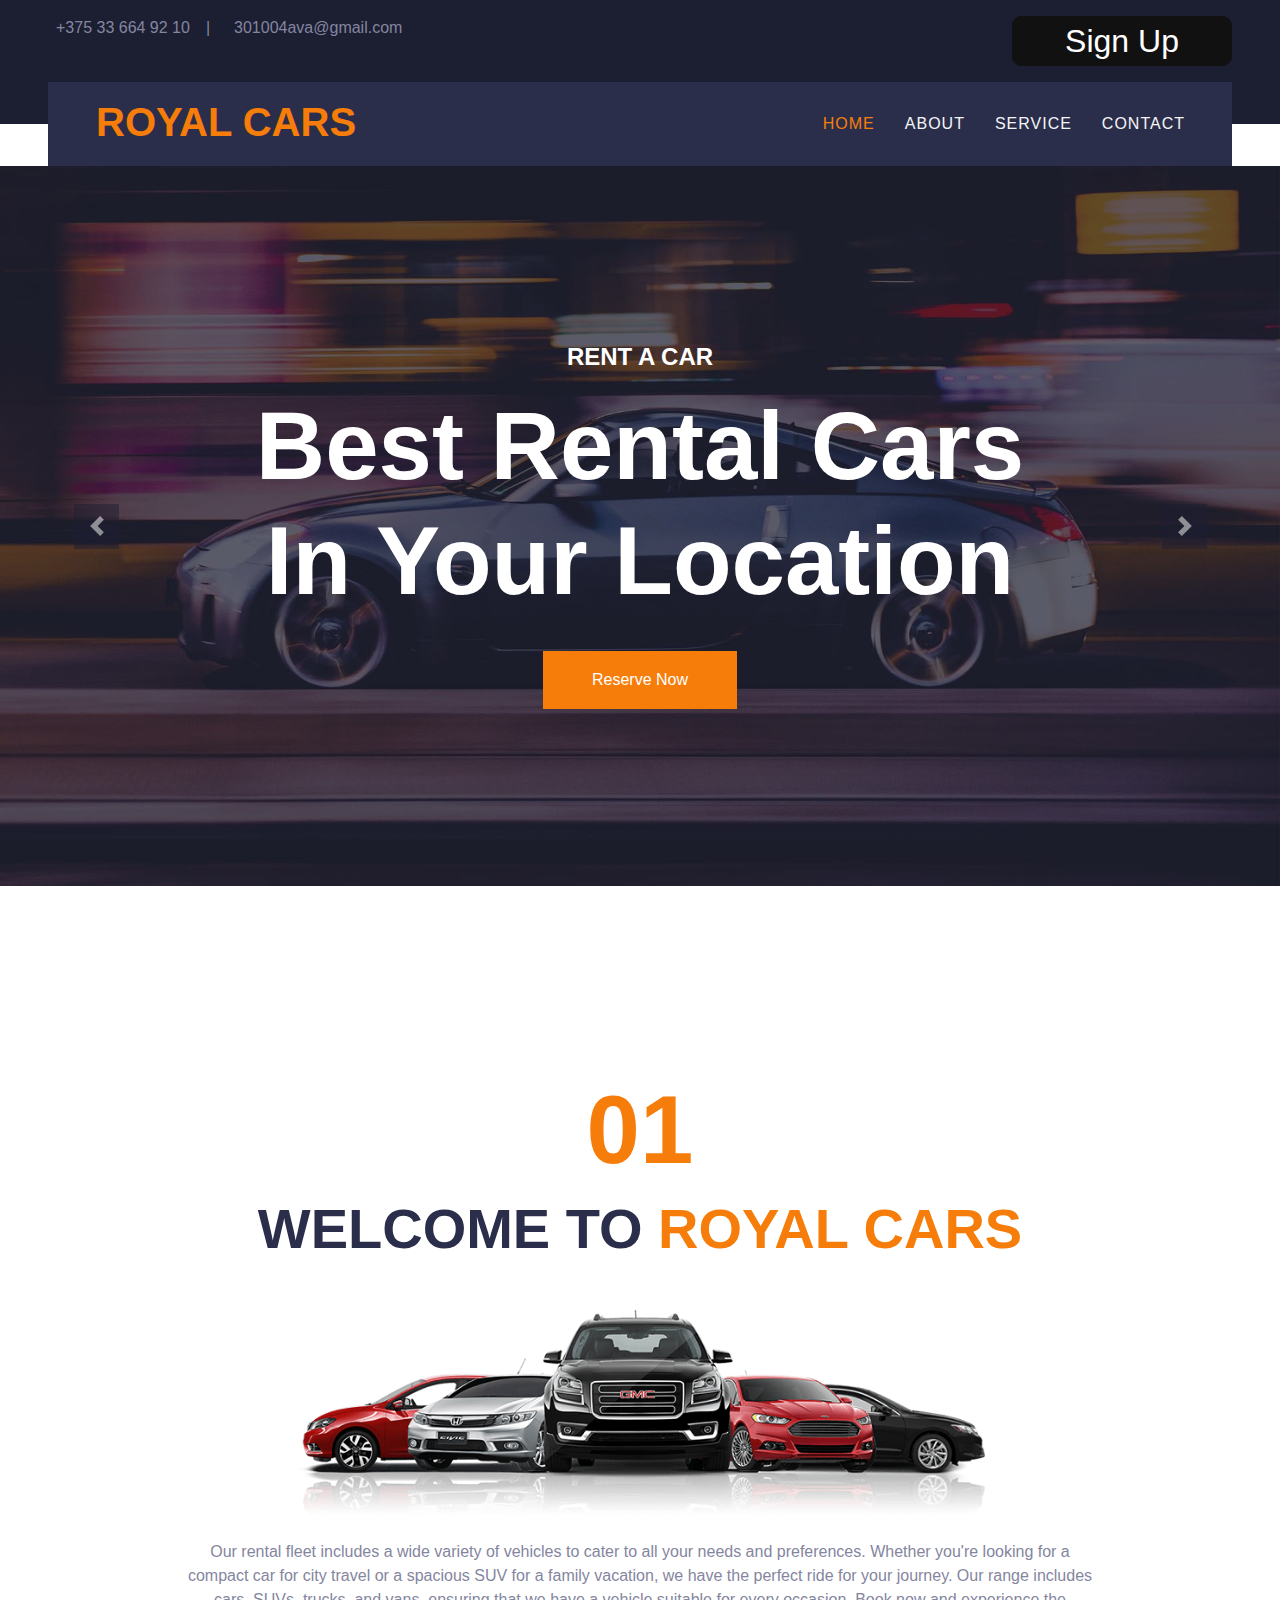
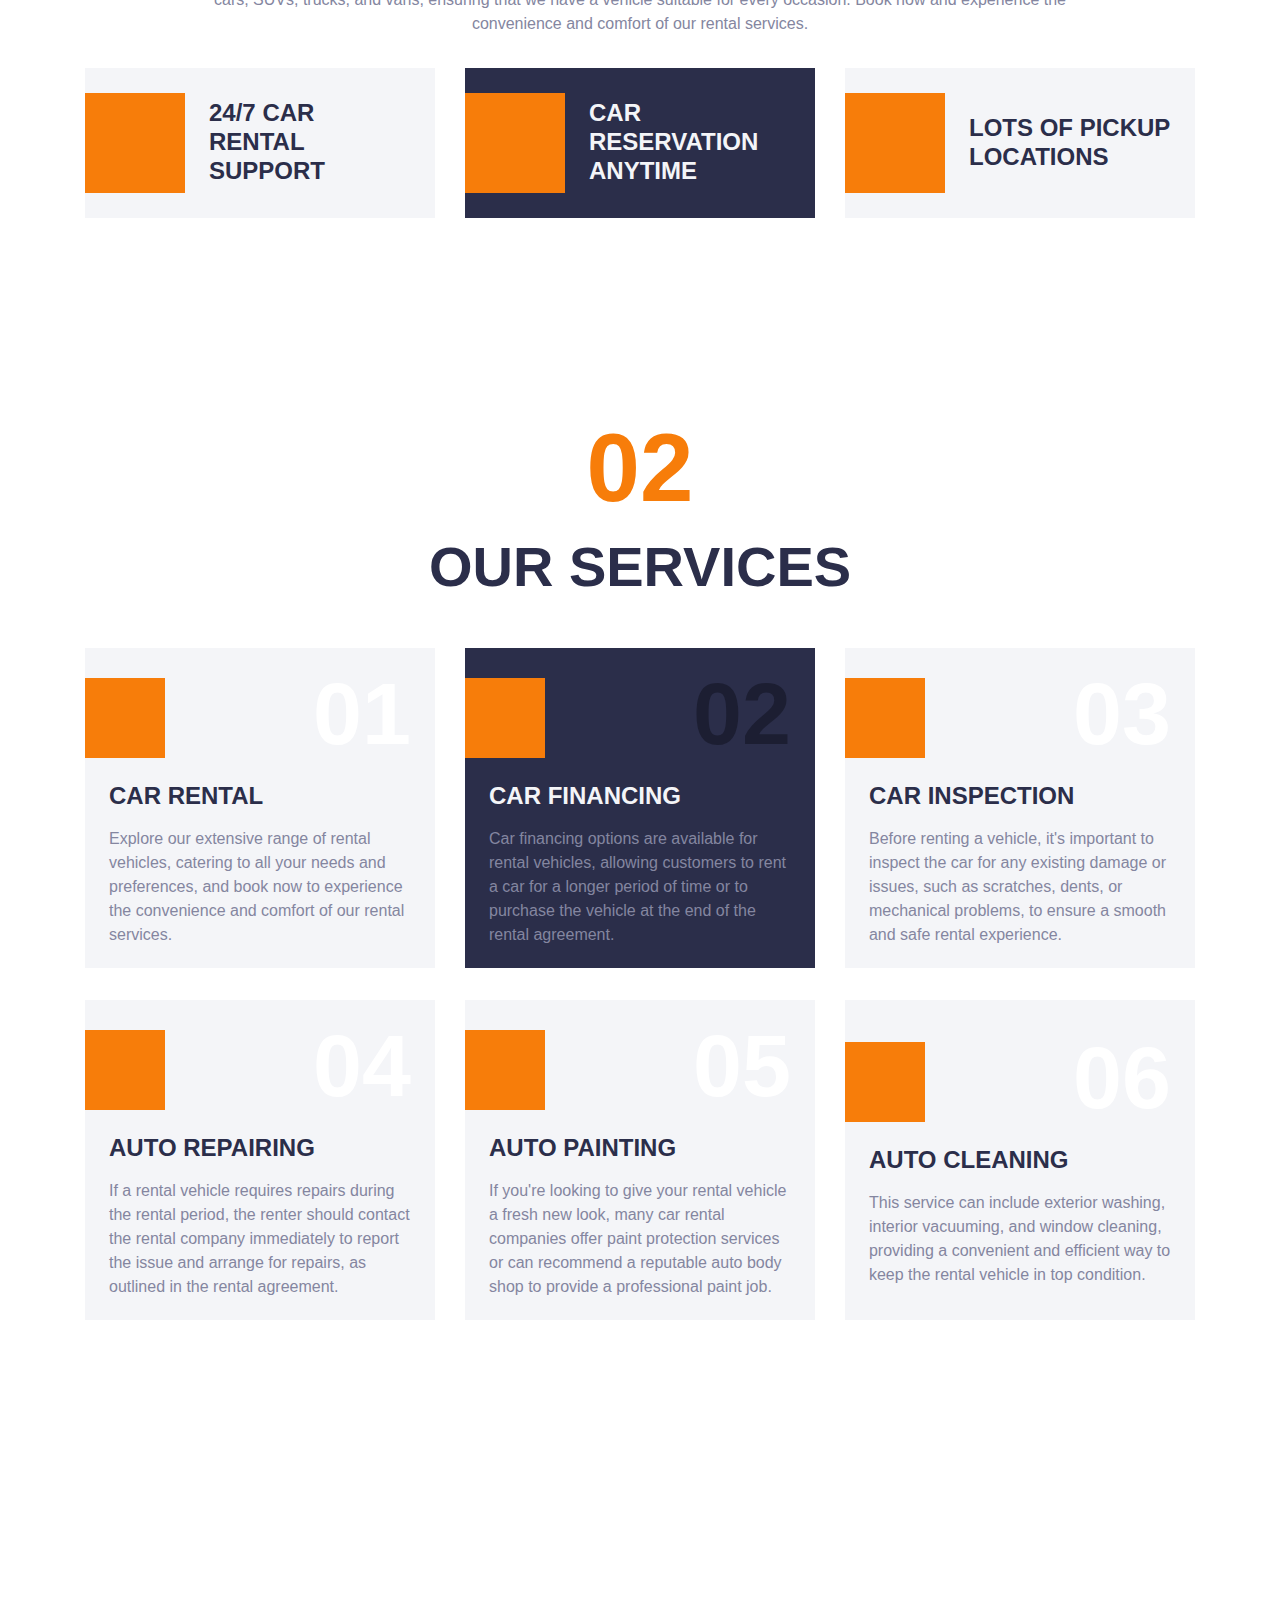
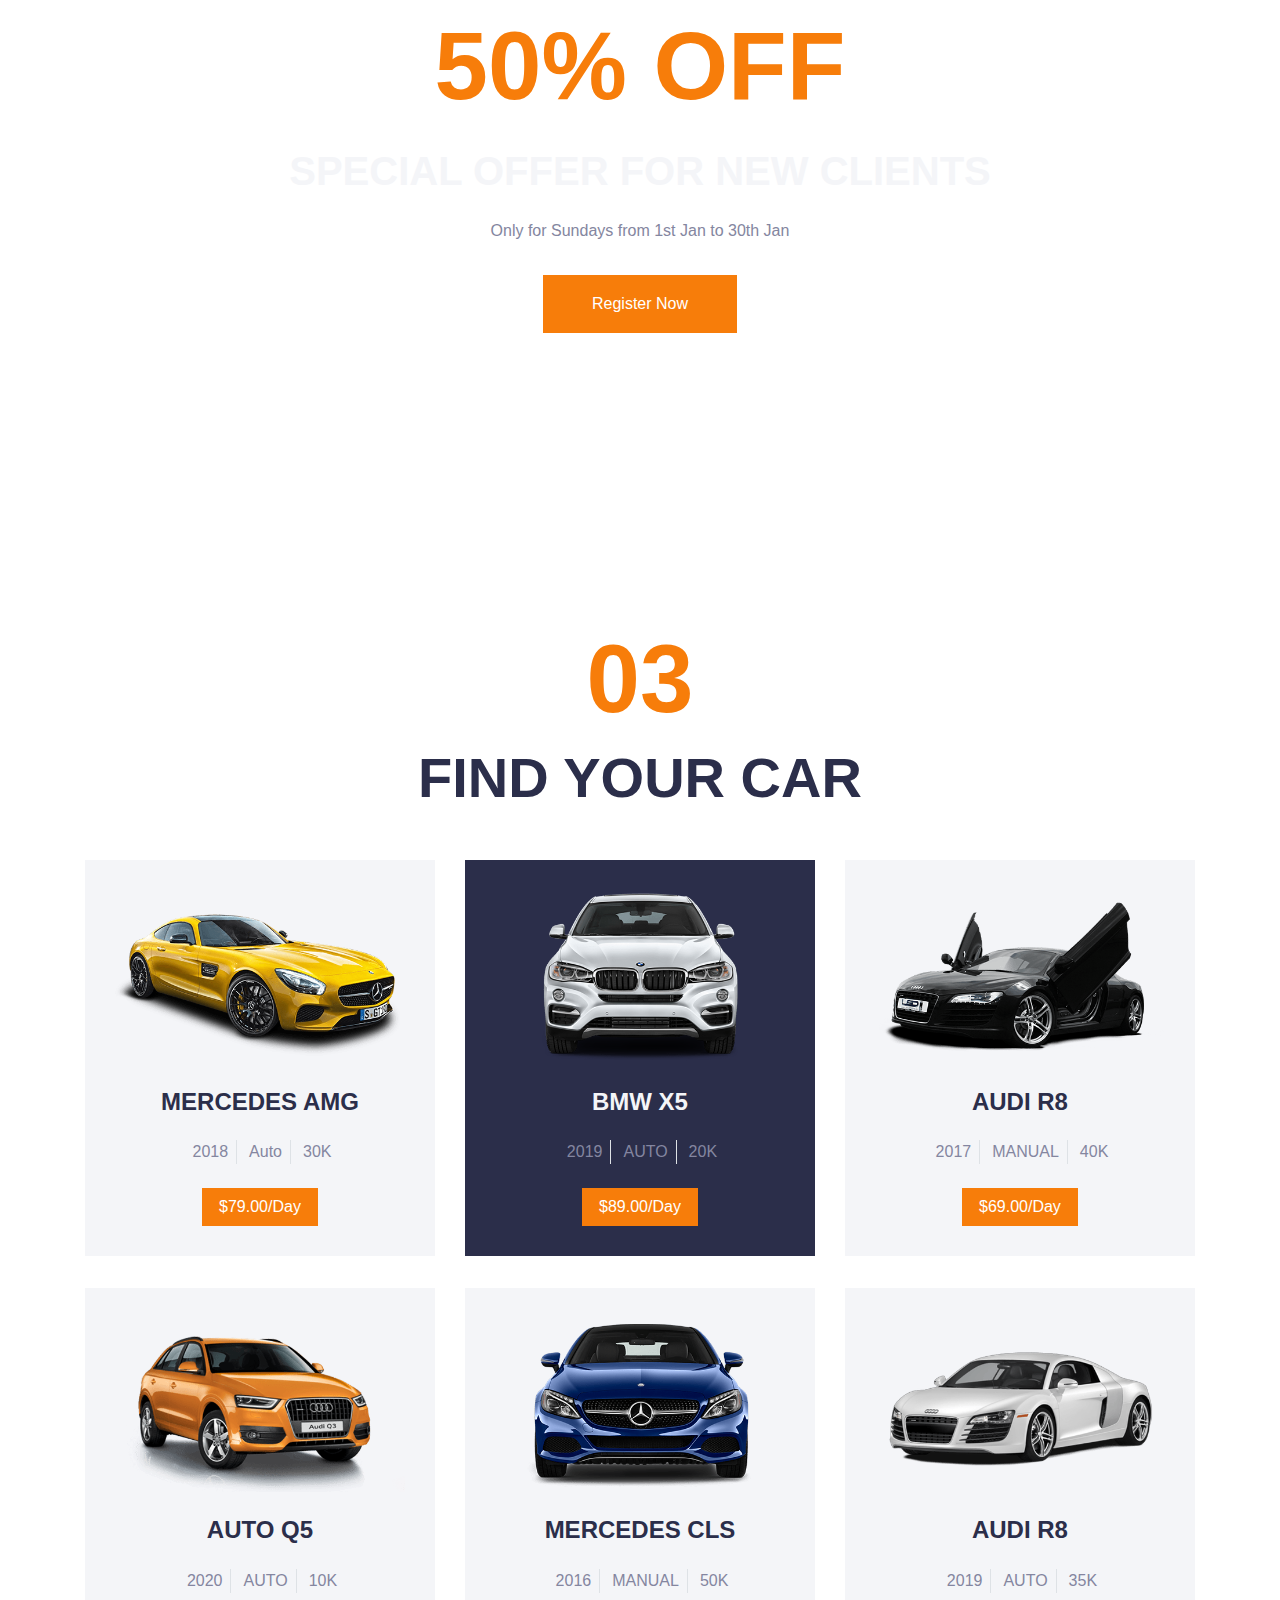
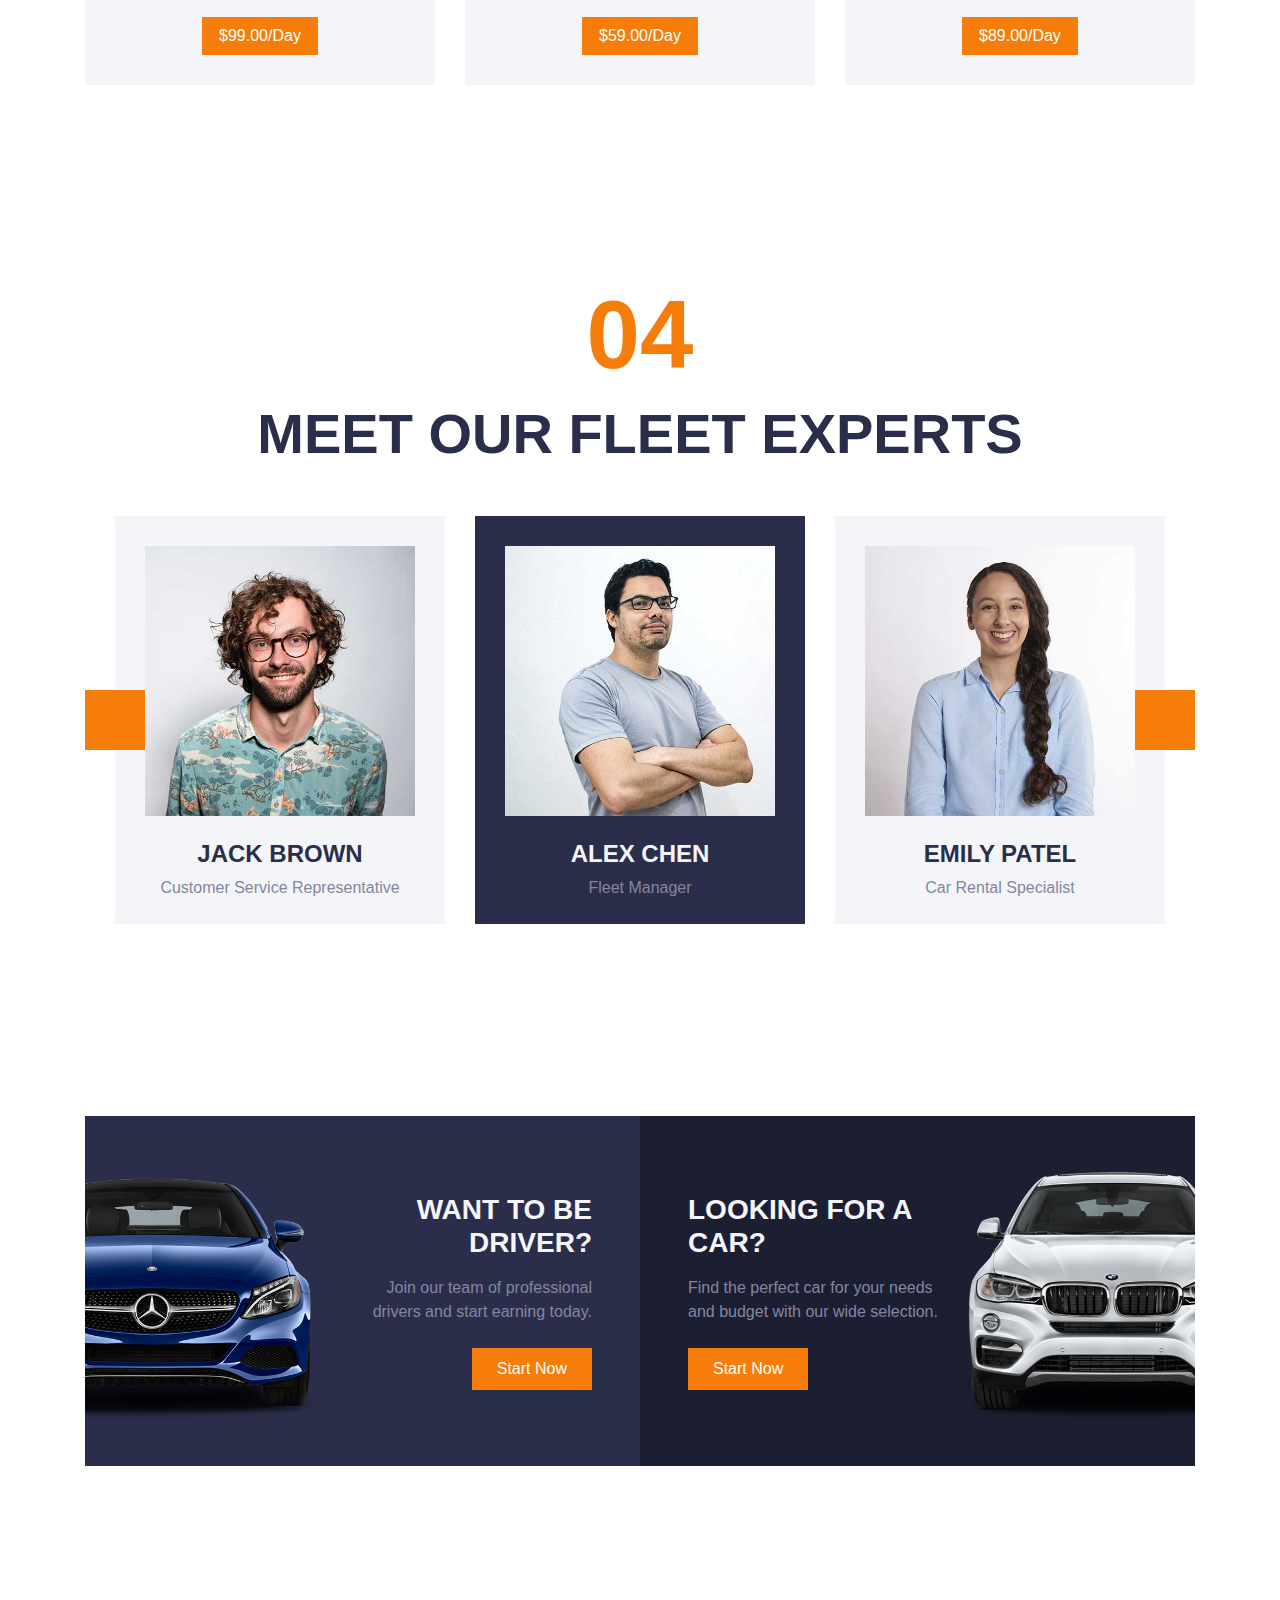
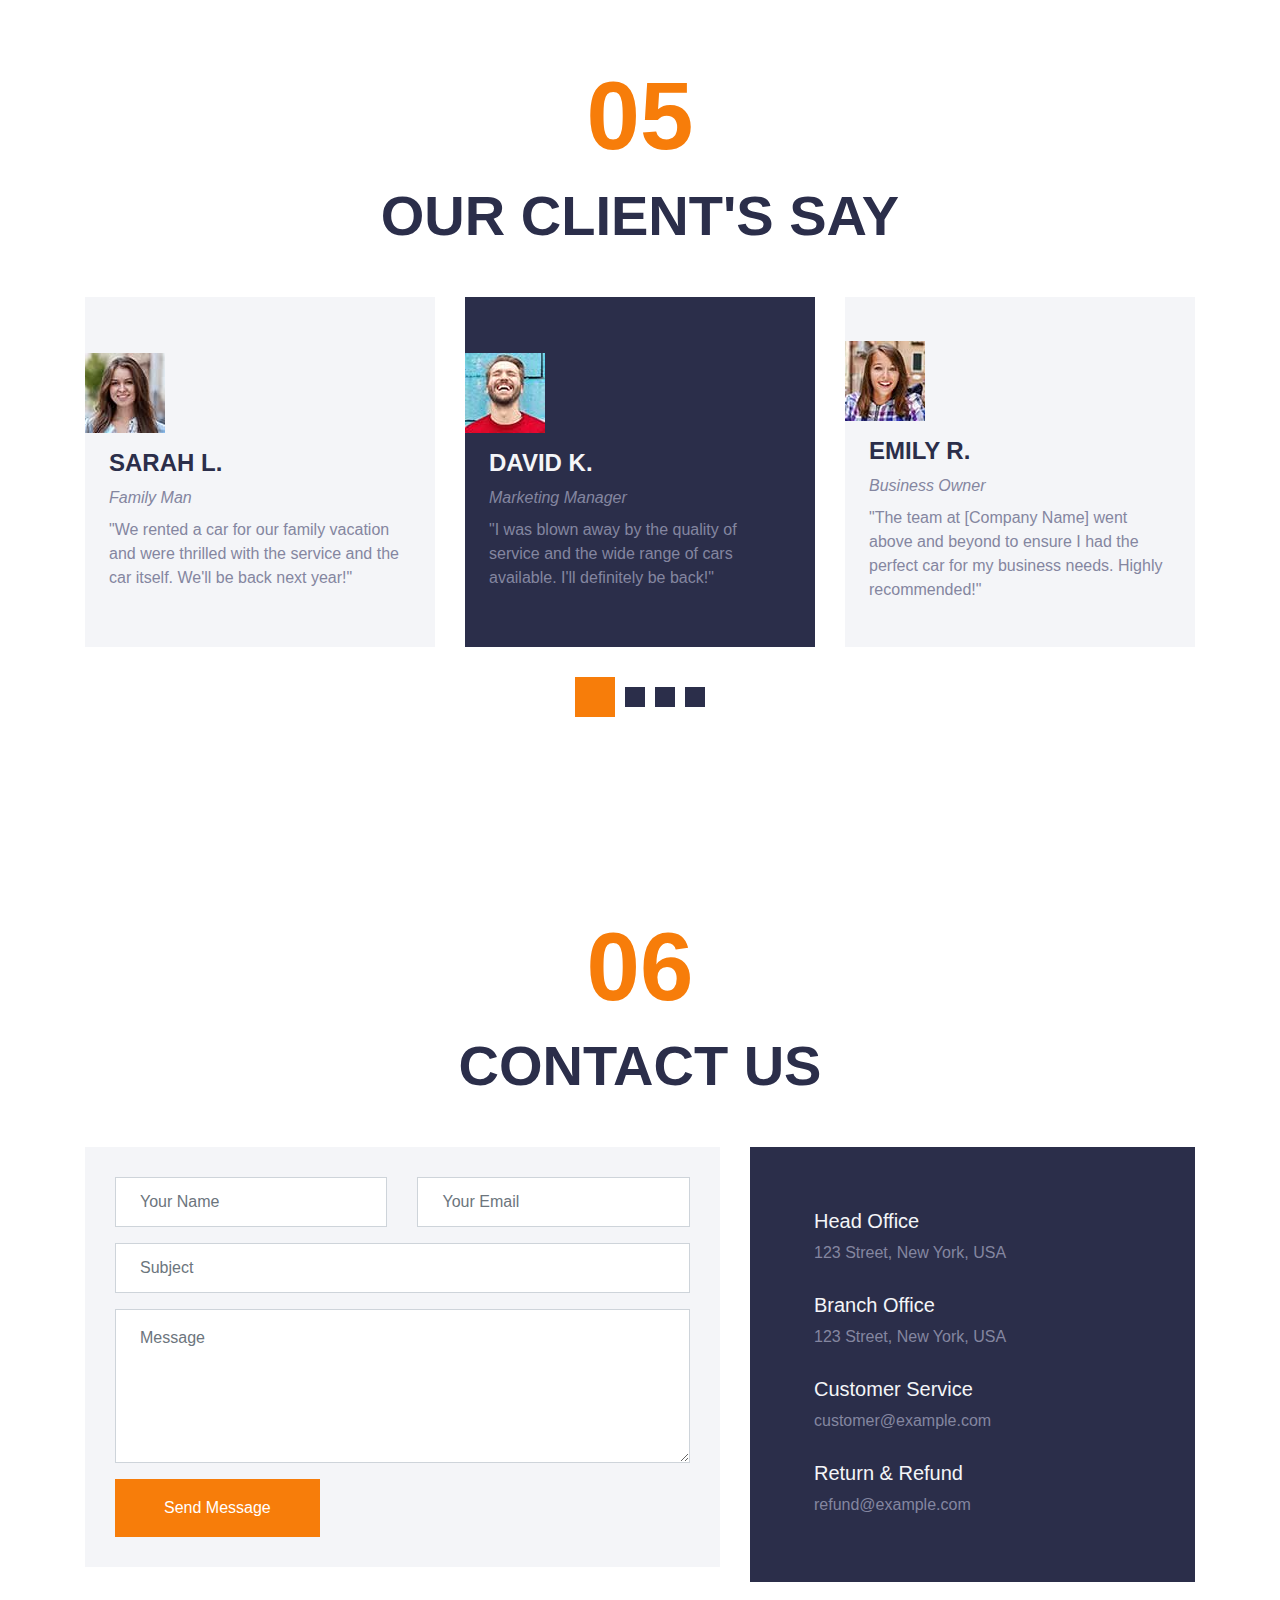
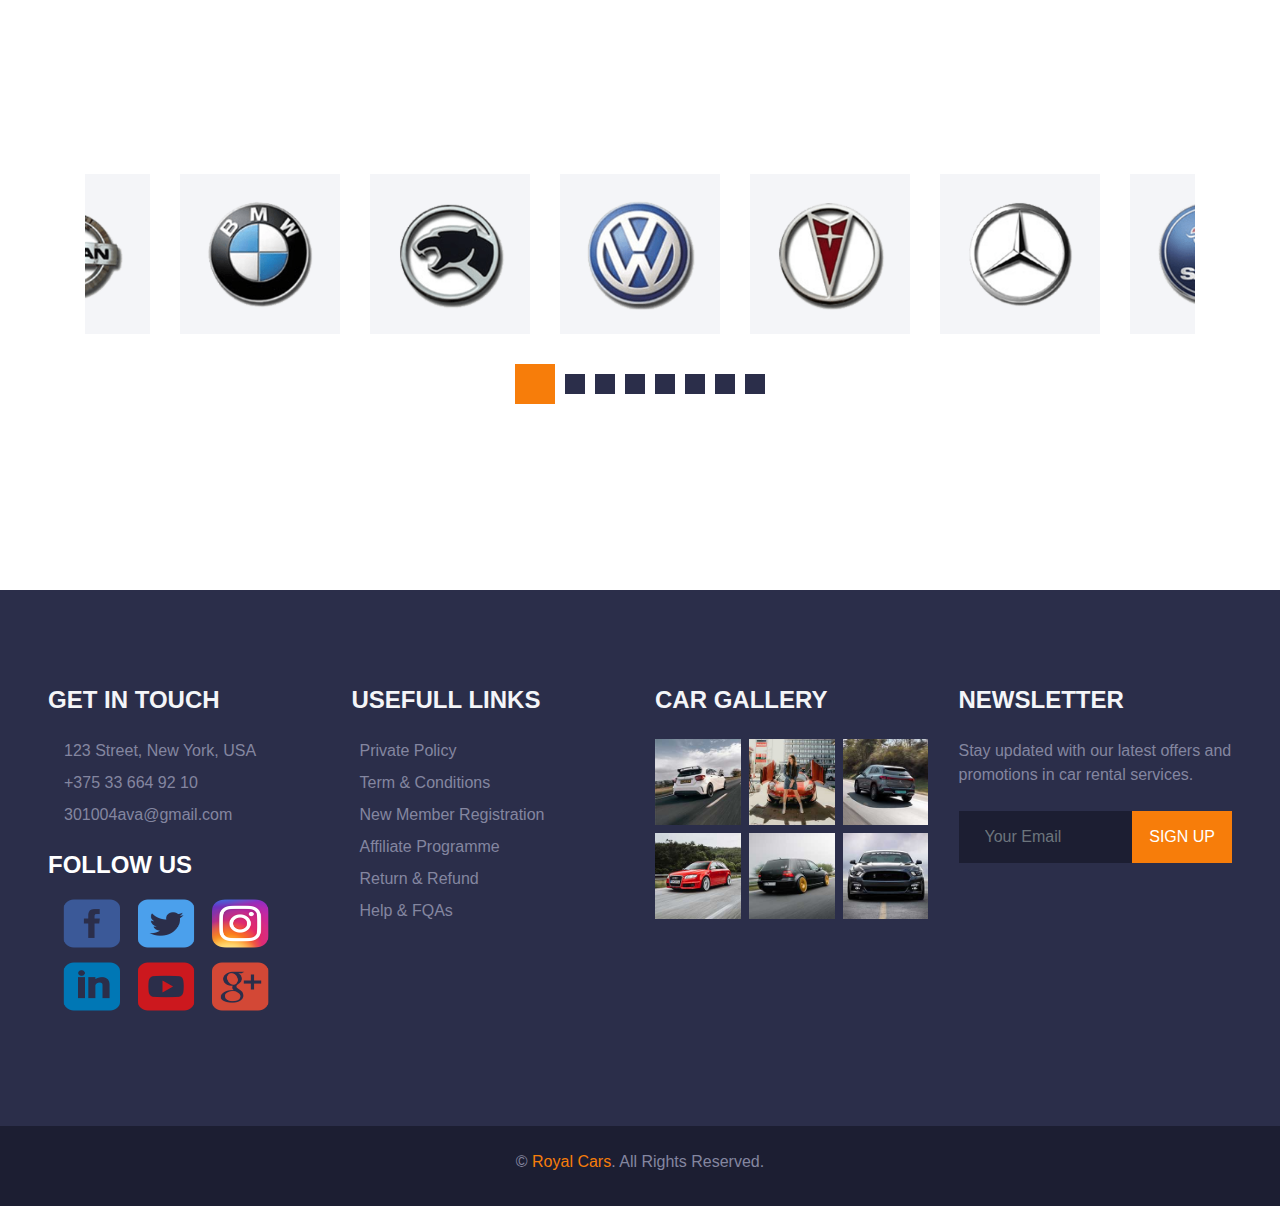
<file: CarRentalManagementSystem/car-rental-system/index.html>
<!DOCTYPE html>
<html lang="en">
<head>
    <meta charset="utf-8">
    <title>ROYAL CARS - Car Rental</title>
    <meta content="width=device-width, initial-scale=1.0" name="viewport">

    <!-- Favicon -->
    <link href="img/favicon.ico" rel="icon">

    <!-- Libraries Stylesheet -->
    <link href="lib/owlcarousel/assets/owl.carousel.min.css" rel="stylesheet">
    <link href="lib/tempusdominus/css/tempusdominus-bootstrap-4.min.css" rel="stylesheet" />

    <!-- Customized Bootstrap Stylesheet -->
    <link href="css/bootstrap.min.css" rel="stylesheet">

    <!-- Template Stylesheet -->
    <link href="css/style.css" rel="stylesheet">
</head>
<body>
    <!-- Topbar Start -->
    <div class="container-fluid bg-dark py-3 px-lg-5 d-none d-lg-block">
        <div class="row">
            <div class="col-md-6 text-center text-lg-left mb-2 mb-lg-0">
                <div class="d-inline-flex align-items-center">
                    <a class="text-body pr-3" href="tel:+375336649210"><i class="fa fa-phone-alt mr-2"></i>+375 33 664 92 10</a>
                    <span class="text-body">|</span>
                    <a class="text-body px-3" href="mailto:301004ava@gmail.com"><i class="fa fa-envelope mr-2"></i>301004ava@gmail.com</a>
                </div>
            </div>
            <!-- Add the button on the right side -->
            <div class="col-md-6 text-center text-lg-right">
                <button class="glow-on-hover" type="button" onclick="openLoginPage()">Sign Up</button>
            </div>
        </div>
    </div>
    <!-- Topbar End -->
    <!-- Navbar Start -->
    <div class="container-fluid position-relative nav-bar p-0">
        <div class="position-relative px-lg-5" style="z-index: 9;">
            <nav class="navbar navbar-expand-lg bg-secondary navbar-dark py-3 py-lg-0 pl-3 pl-lg-5">
                <a href="" class="navbar-brand">
                    <h1 class="text-uppercase text-primary mb-1">Royal Cars</h1>
                </a>
                <!-- Add aria-label for screen readers -->
                <button type="button" class="navbar-toggler" data-toggle="collapse" data-target="#navbarCollapse" aria-label="Toggle navigation">
                    <span class="navbar-toggler-icon"></span>
                </button>
                <div class="collapse navbar-collapse justify-content-between px-3" id="navbarCollapse">
                    <div class="navbar-nav ml-auto py-0">
                        <a href="index.html" class="nav-item nav-link active">Home</a>
                        <a href="about.html" class="nav-item nav-link">About</a>
                        <a href="service.html" class="nav-item nav-link">Service</a>
                        <a href="contact.html" class="nav-item nav-link">Contact</a>
                    </div>
                </div>
            </nav>
        </div>
    </div>
    <!-- Navbar End -->
    <!-- Carousel Start -->
    <div class="container-fluid p-0" style="margin-bottom: 90px;">
        <div id="header-carousel" class="carousel slide" data-ride="carousel">
            <div class="carousel-inner">
                <div class="carousel-item active">
                    <img class="w-100" src="img/carousel-1.jpg" alt="Image">
                    <div class="carousel-caption d-flex flex-column align-items-center justify-content-center">
                        <div class="p-3" style="max-width: 900px;">
                            <h4 class="text-white text-uppercase mb-md-3">Rent A Car</h4>
                            <h1 class="display-1 text-white mb-md-4">Best Rental Cars In Your Location</h1>
                            <a href="" class="btn btn-primary py-md-3 px-md-5 mt-2">Reserve Now</a>
                        </div>
                    </div>
                </div>
                <div class="carousel-item">
                    <img class="w-100" src="img/carousel-2.jpg" alt="Image">
                    <div class="carousel-caption d-flex flex-column align-items-center justify-content-center">
                        <div class="p-3" style="max-width: 900px;">
                            <h4 class="text-white text-uppercase mb-md-3">Rent A Car</h4>
                            <h1 class="display-1 text-white mb-md-4">Quality Cars with Unlimited Miles</h1>
                            <a href="" class="btn btn-primary py-md-3 px-md-5 mt-2">Reserve Now</a>
                        </div>
                    </div>
                </div>
            </div>
            <!-- Add aria-label for screen readers -->
            <a class="carousel-control-prev" href="#header-carousel" data-slide="prev" aria-label="Previous">
                <div class="btn btn-dark" style="width: 45px; height: 45px;">
                    <span class="carousel-control-prev-icon mb-n2"></span>
                </div>
            </a>
            <!-- Add aria-label for screen readers -->
            <a class="carousel-control-next" href="#header-carousel" data-slide="next" aria-label="Next">
                <div class="btn btn-dark" style="width: 45px; height: 45px;">
                    <span class="carousel-control-next-icon mb-n2"></span>
                </div>
            </a>
        </div>
    </div>
    <!-- Carousel End -->
    <!-- About Start -->
    <div class="container-fluid py-5">
        <div class="container pt-5 pb-3">
            <h1 class="display-1 text-primary text-center">01</h1>
            <h1 class="display-4 text-uppercase text-center mb-5">Welcome To <span class="text-primary">Royal Cars</span></h1>
            <div class="row justify-content-center">
                <div class="col-lg-10 text-center">
                    <img class="w-75 mb-4" src="img/about.png" alt="">
                    <p>Our rental fleet includes a wide variety of vehicles to cater to all your needs and preferences. Whether you're looking for a compact car for city travel or a spacious SUV for a family vacation, we have the perfect ride for your journey. Our range includes cars, SUVs, trucks, and vans, ensuring that we have a vehicle suitable for every occasion. Book now and experience the convenience and comfort of our rental services.</p>
                </div>
            </div>
            <div class="row mt-3">
                <div class="col-lg-4 mb-2">
                    <div class="d-flex align-items-center bg-light p-4 mb-4" style="height: 150px;">
                        <div class="d-flex align-items-center justify-content-center flex-shrink-0 bg-primary ml-n4 mr-4" style="width: 100px; height: 100px;">
                            <i class="fa fa-2x fa-headset text-secondary"></i>
                        </div>
                        <h4 class="text-uppercase m-0">24/7 Car Rental Support</h4>
                    </div>
                </div>
                <div class="col-lg-4 mb-2">
                    <div class="d-flex align-items-center bg-secondary p-4 mb-4" style="height: 150px;">
                        <div class="d-flex align-items-center justify-content-center flex-shrink-0 bg-primary ml-n4 mr-4" style="width: 100px; height: 100px;">
                            <i class="fa fa-2x fa-car text-secondary"></i>
                        </div>
                        <h4 class="text-light text-uppercase m-0">Car Reservation Anytime</h4>
                    </div>
                </div>
                <div class="col-lg-4 mb-2">
                    <div class="d-flex align-items-center bg-light p-4 mb-4" style="height: 150px;">
                        <div class="d-flex align-items-center justify-content-center flex-shrink-0 bg-primary ml-n4 mr-4" style="width: 100px; height: 100px;">
                            <i class="fa fa-2x fa-map-marker-alt text-secondary"></i>
                        </div>
                        <h4 class="text-uppercase m-0">Lots Of Pickup Locations</h4>
                    </div>
                </div>
            </div>
        </div>
    </div>
    <!-- About End -->
    <!-- Services Start -->
    <div class="container-fluid py-5">
        <div class="container pt-5 pb-3">
            <h1 class="display-1 text-primary text-center">02</h1>
            <h1 class="display-4 text-uppercase text-center mb-5">Our Services</h1>
            <div class="row">
                <div class="col-lg-4 col-md-6 mb-2">
                    <div class="service-item d-flex flex-column justify-content-center px-4 mb-4">
                        <div class="d-flex align-items-center justify-content-between mb-3">
                            <div class="d-flex align-items-center justify-content-center bg-primary ml-n4" style="width: 80px; height: 80px;">
                                <i class="fa fa-2x fa-taxi text-secondary"></i>
                            </div>
                            <h1 class="display-2 text-white mt-n2 m-0">01</h1>
                        </div>
                        <h4 class="text-uppercase mb-3">Car Rental</h4>
                        <p class="m-0">Explore our extensive range of rental vehicles, catering to all your needs and preferences, and book now to experience the convenience and comfort of our rental services.</p>
                    </div>
                </div>
                <div class="col-lg-4 col-md-6 mb-2">
                    <div class="service-item active d-flex flex-column justify-content-center px-4 mb-4">
                        <div class="d-flex align-items-center justify-content-between mb-3">
                            <div class="d-flex align-items-center justify-content-center bg-primary ml-n4" style="width: 80px; height: 80px;">
                                <i class="fa fa-2x fa-money-check-alt text-secondary"></i>
                            </div>
                            <h1 class="display-2 text-white mt-n2 m-0">02</h1>
                        </div>
                        <h4 class="text-uppercase mb-3">Car Financing</h4>
                        <p class="m-0">Car financing options are available for rental vehicles, allowing customers to rent a car for a longer period of time or to purchase the vehicle at the end of the rental agreement.</p>
                    </div>
                </div>
                <div class="col-lg-4 col-md-6 mb-2">
                    <div class="service-item d-flex flex-column justify-content-center px-4 mb-4">
                        <div class="d-flex align-items-center justify-content-between mb-3">
                            <div class="d-flex align-items-center justify-content-center bg-primary ml-n4" style="width: 80px; height: 80px;">
                                <i class="fa fa-2x fa-car text-secondary"></i>
                            </div>
                            <h1 class="display-2 text-white mt-n2 m-0">03</h1>
                        </div>
                        <h4 class="text-uppercase mb-3">Car Inspection</h4>
                        <p class="m-0">Before renting a vehicle, it's important to inspect the car for any existing damage or issues, such as scratches, dents, or mechanical problems, to ensure a smooth and safe rental experience.</p>
                    </div>
                </div>
                <div class="col-lg-4 col-md-6 mb-2">
                    <div class="service-item d-flex flex-column justify-content-center px-4 mb-4">
                        <div class="d-flex align-items-center justify-content-between mb-3">
                            <div class="d-flex align-items-center justify-content-center bg-primary ml-n4" style="width: 80px; height: 80px;">
                                <i class="fa fa-2x fa-cogs text-secondary"></i>
                            </div>
                            <h1 class="display-2 text-white mt-n2 m-0">04</h1>
                        </div>
                        <h4 class="text-uppercase mb-3">Auto Repairing</h4>
                        <p class="m-0">If a rental vehicle requires repairs during the rental period, the renter should contact the rental company immediately to report the issue and arrange for repairs, as outlined in the rental agreement.</p>
                    </div>
                </div>
                <div class="col-lg-4 col-md-6 mb-2">
                    <div class="service-item d-flex flex-column justify-content-center px-4 mb-4">
                        <div class="d-flex align-items-center justify-content-between mb-3">
                            <div class="d-flex align-items-center justify-content-center bg-primary ml-n4" style="width: 80px; height: 80px;">
                                <i class="fa fa-2x fa-spray-can text-secondary"></i>
                            </div>
                            <h1 class="display-2 text-white mt-n2 m-0">05</h1>
                        </div>
                        <h4 class="text-uppercase mb-3">Auto Painting</h4>
                        <p class="m-0">If you're looking to give your rental vehicle a fresh new look, many car rental companies offer paint protection services or can recommend a reputable auto body shop to provide a professional paint job.</p>
                    </div>
                </div>
                <div class="col-lg-4 col-md-6 mb-2">
                    <div class="service-item d-flex flex-column justify-content-center px-4 mb-4">
                        <div class="d-flex align-items-center justify-content-between mb-3">
                            <div class="d-flex align-items-center justify-content-center bg-primary ml-n4" style="width: 80px; height: 80px;">
                                <i class="fa fa-2x fa-pump-soap text-secondary"></i>
                            </div>
                            <h1 class="display-2 text-white mt-n2 m-0">06</h1>
                        </div>
                        <h4 class="text-uppercase mb-3">Auto Cleaning</h4>
                        <p class="m-0">This service can include exterior washing, interior vacuuming, and window cleaning, providing a convenient and efficient way to keep the rental vehicle in top condition.</p>
                    </div>
                </div>
            </div>
        </div>
    </div>
    <!-- Services End -->
    <!-- Banner Start -->
    <div class="container-fluid py-5">
        <div class="container py-5">
            <div class="bg-banner py-5 px-4 text-center">
                <div class="py-5">
                    <h1 class="display-1 text-uppercase text-primary mb-4">50% OFF</h1>
                    <h1 class="text-uppercase text-light mb-4">Special Offer For New Clients</h1>
                    <p class="mb-4">Only for Sundays from 1st Jan to 30th Jan</p>
                    <a class="btn btn-primary mt-2 py-3 px-5" href="">Register Now</a>
                </div>
            </div>
        </div>
    </div>
    <!-- Banner End -->
    <!-- Rent a Car Start -->
    <div class="container-fluid py-5">
        <div class="container pt-5 pb-3">
            <h1 class="display-1 text-primary text-center">03</h1>
            <h1 class="display-4 text-uppercase text-center mb-5">Find Your Car</h1>
            <div class="row">
                <div class="col-lg-4 col-md-6 mb-2">
                    <div class="rent-item mb-4">
                        <img class="img-fluid mb-4" src="img/car-rent-1.png" alt="">
                        <h4 class="text-uppercase mb-4">Mercedes AMG</h4>
                        <div class="d-flex justify-content-center mb-4">
                            <div class="px-2">
                                <i class="fa fa-car text-primary mr-1"></i>
                                <span>2018</span>
                            </div>
                            <div class="px-2 border-left border-right">
                                <i class="fa fa-cogs text-primary mr-1"></i>
                                <span>Auto</span>
                            </div>
                            <div class="px-2">
                                <i class="fa fa-road text-primary mr-1"></i>
                                <span>30K</span>
                            </div>
                        </div>
                        <a class="btn btn-primary px-3" href="">$79.00/Day</a>
                    </div>
                </div>
                <div class="col-lg-4 col-md-6 mb-2">
                    <div class="rent-item active mb-4">
                        <img class="img-fluid mb-4" src="img/car-rent-2.png" alt="">
                        <h4 class="text-uppercase mb-4">BMW X5</h4>
                        <div class="d-flex justify-content-center mb-4">
                            <div class="px-2">
                                <i class="fa fa-car text-primary mr-1"></i>
                                <span>2019</span>
                            </div>
                            <div class="px-2 border-left border-right">
                                <i class="fa fa-cogs text-primary mr-1"></i>
                                <span>AUTO</span>
                            </div>
                            <div class="px-2">
                                <i class="fa fa-road text-primary mr-1"></i>
                                <span>20K</span>
                            </div>
                        </div>
                        <a class="btn btn-primary px-3" href="">$89.00/Day</a>
                    </div>
                </div>
                <div class="col-lg-4 col-md-6 mb-2">
                    <div class="rent-item mb-4">
                        <img class="img-fluid mb-4" src="img/car-rent-3.png" alt="">
                        <h4 class="text-uppercase mb-4">Audi R8</h4>
                        <div class="d-flex justify-content-center mb-4">
                            <div class="px-2">
                                <i class="fa fa-car text-primary mr-1"></i>
                                <span>2017</span>
                            </div>
                            <div class="px-2 border-left border-right">
                                <i class="fa fa-cogs text-primary mr-1"></i>
                                <span>MANUAL</span>
                            </div>
                            <div class="px-2">
                                <i class="fa fa-road text-primary mr-1"></i>
                                <span>40K</span>
                            </div>
                        </div>
                        <a class="btn btn-primary px-3" href="">$69.00/Day</a>
                    </div>
                </div>
                <div class="col-lg-4 col-md-6 mb-2">
                    <div class="rent-item mb-4">
                        <img class="img-fluid mb-4" src="img/car-rent-4.png" alt="">
                        <h4 class="text-uppercase mb-4">Auto Q5</h4>
                        <div class="d-flex justify-content-center mb-4">
                            <div class="px-2">
                                <i class="fa fa-car text-primary mr-1"></i>
                                <span>2020</span>
                            </div>
                            <div class="px-2 border-left border-right">
                                <i class="fa fa-cogs text-primary mr-1"></i>
                                <span>AUTO</span>
                            </div>
                            <div class="px-2">
                                <i class="fa fa-road text-primary mr-1"></i>
                                <span>10K</span>
                            </div>
                        </div>
                        <a class="btn btn-primary px-3" href="">$99.00/Day</a>
                    </div>
                </div>
                <div class="col-lg-4 col-md-6 mb-2">
                    <div class="rent-item mb-4">
                        <img class="img-fluid mb-4" src="img/car-rent-5.png" alt="">
                        <h4 class="text-uppercase mb-4">Mercedes CLS</h4>
                        <div class="d-flex justify-content-center mb-4">
                            <div class="px-2">
                                <i class="fa fa-car text-primary mr-1"></i>
                                <span>2016</span>
                            </div>
                            <div class="px-2 border-left border-right">
                                <i class="fa fa-cogs text-primary mr-1"></i>
                                <span>MANUAL</span>
                            </div>
                            <div class="px-2">
                                <i class="fa fa-road text-primary mr-1"></i>
                                <span>50K</span>
                            </div>
                        </div>
                        <a class="btn btn-primary px-3" href="">$59.00/Day</a>
                    </div>
                </div>
                <div class="col-lg-4 col-md-6 mb-2">
                    <div class="rent-item mb-4">
                        <img class="img-fluid mb-4" src="img/car-rent-6.png" alt="">
                        <h4 class="text-uppercase mb-4">Audi R8</h4>
                        <div class="d-flex justify-content-center mb-4">
                            <div class="px-2">
                                <i class="fa fa-car text-primary mr-1"></i>
                                <span>2019</span>
                            </div>
                            <div class="px-2 border-left border-right">
                                <i class="fa fa-cogs text-primary mr-1"></i>
                                <span>AUTO</span>
                            </div>
                            <div class="px-2">
                                <i class="fa fa-road text-primary mr-1"></i>
                                <span>35K</span>
                            </div>
                        </div>
                        <a class="btn btn-primary px-3" href="">$89.00/Day</a>
                    </div>
                </div>
            </div>
        </div>
    </div>
    <!-- Rent A Car End -->
    <!-- Team Start -->
    <div class="container-fluid py-5">
        <div class="container py-5">
            <h1 class="display-1 text-primary text-center">04</h1>
            <h1 class="display-4 text-uppercase text-center mb-5">Meet Our Fleet Experts</h1>
            <div class="owl-carousel team-carousel position-relative" style="padding: 0 30px;">
                <div class="team-item">
                    <img class="img-fluid w-100" src="img/team-1.jpg" alt="">
                    <div class="position-relative py-4">
                        <h4 class="text-uppercase">Alex Chen</h4>
                        <p class="m-0">Fleet Manager</p>
                        <div class="team-social position-absolute w-100 h-100 d-flex align-items-center justify-content-center">
                            <!-- social media links -->
                        </div>
                    </div>
                </div>
                <div class="team-item">
                    <img class="img-fluid w-100" src="img/team-2.jpg" alt="">
                    <div class="position-relative py-4">
                        <h4 class="text-uppercase">Emily Patel</h4>
                        <p class="m-0">Car Rental Specialist</p>
                        <div class="team-social position-absolute w-100 h-100 d-flex align-items-center justify-content-center">
                            <!-- social media links -->
                        </div>
                    </div>
                </div>
                <div class="team-item">
                    <img class="img-fluid w-100" src="img/team-3.jpg" alt="">
                    <div class="position-relative py-4">
                        <h4 class="text-uppercase">Ryan Lee</h4>
                        <p class="m-0">Vehicle Maintenance Supervisor</p>
                        <div class="team-social position-absolute w-100 h-100 d-flex align-items-center justify-content-center">
                            <!-- social media links -->
                        </div>
                    </div>
                </div>
                <div class="team-item">
                    <img class="img-fluid w-100" src="img/team-4.jpg" alt="">
                    <div class="position-relative py-4">
                        <h4 class="text-uppercase">Jack Brown</h4>
                        <p class="m-0">Customer Service Representative</p>
                        <div class="team-social position-absolute w-100 h-100 d-flex align-items-center justify-content-center">
                            <!-- social media links -->
                        </div>
                    </div>
                </div>
            </div>
        </div>
    </div>
    <!-- Team End -->
    <!-- Banner Start -->
    <div class="container-fluid py-5">
        <div class="container py-5">
            <div class="row mx-0">
                <div class="col-lg-6 px-0">
                    <div class="px-5 bg-secondary d-flex align-items-center justify-content-between" style="height: 350px;">
                        <img class="img-fluid flex-shrink-0 ml-n5 w-50 mr-4" src="img/banner-left.png" alt="">
                        <div class="text-right">
                            <h3 class="text-uppercase text-light mb-3">Want to be driver?</h3>
                            <p class="mb-4">Join our team of professional drivers and start earning today.</p>
                            <a class="btn btn-primary py-2 px-4" href="">Start Now</a>
                        </div>
                    </div>
                </div>
                <div class="col-lg-6 px-0">
                    <div class="px-5 bg-dark d-flex align-items-center justify-content-between" style="height: 350px;">
                        <div class="text-left">
                            <h3 class="text-uppercase text-light mb-3">Looking for a car?</h3>
                            <p class="mb-4">Find the perfect car for your needs and budget with our wide selection.</p>
                            <a class="btn btn-primary py-2 px-4" href="">Start Now</a>
                        </div>
                        <img class="img-fluid flex-shrink-0 mr-n5 w-50 ml-4" src="img/banner-right.png" alt="">
                    </div>
                </div>
            </div>
        </div>
    </div>
    <!-- Banner End -->
    <!-- Testimonial Start -->
    <div class="container-fluid py-5">
        <div class="container py-5">
            <h1 class="display-1 text-primary text-center">05</h1>
            <h1 class="display-4 text-uppercase text-center mb-5">Our Client's Say</h1>
            <div class="owl-carousel testimonial-carousel">
                <div class="testimonial-item d-flex flex-column justify-content-center px-4">
                    <div class="d-flex align-items-center justify-content-between mb-3">
                        <img class="img-fluid ml-n4" src="img/testimonial-1.jpg" alt="">
                        <i class="display-2 text-white m-0 fa fa-quote-right"></i>
                    </div>
                    <h4 class="text-uppercase mb-2">David K.</h4>
                    <i class="mb-2">Marketing Manager</i>
                    <p class="m-0">"I was blown away by the quality of service and the wide range of cars available. I'll definitely be back!"</p>
                </div>
                <div class="testimonial-item d-flex flex-column justify-content-center px-4">
                    <div class="d-flex align-items-center justify-content-between mb-3">
                        <img class="img-fluid ml-n4" src="img/testimonial-2.jpg" alt="">
                        <i class="display-2 text-white m-0 fa fa-quote-right"></i>
                    </div>
                    <h4 class="text-uppercase mb-2">Emily R.</h4>
                    <i class="mb-2">Business Owner</i>
                    <p class="m-0">"The team at [Company Name] went above and beyond to ensure I had the perfect car for my business needs. Highly recommended!"</p>
                </div>
                <div class="testimonial-item d-flex flex-column justify-content-center px-4">
                    <div class="d-flex align-items-center justify-content-between mb-3">
                        <img class="img-fluid ml-n4" src="img/testimonial-3.jpg" alt="">
                        <i class="display-2 text-white m-0 fa fa-quote-right"></i>
                    </div>
                    <h4 class="text-uppercase mb-2">John D.</h4>
                    <i class="mb-2">Traveler</i>
                    <p class="m-0">"I was impressed by the ease of booking and the friendly staff. The car was clean and comfortable, perfect for my road trip!"</p>
                </div>
                <div class="testimonial-item d-flex flex-column justify-content-center px-4">
                    <div class="d-flex align-items-center justify-content-between mb-3">
                        <img class="img-fluid ml-n4" src="img/testimonial-4.jpg" alt="">
                        <i class="display-2 text-white m-0 fa fa-quote-right"></i>
                    </div>
                    <h4 class="text-uppercase mb-2">Sarah L.</h4>
                    <i class="mb-2">Family Man</i>
                    <p class="m-0">"We rented a car for our family vacation and were thrilled with the service and the car itself. We'll be back next year!"</p>
                </div>
            </div>
        </div>
    </div>
    <!-- Testimonial End -->
    <!-- Contact Start -->
    <div class="container-fluid py-5">
        <div class="container pt-5 pb-3">
            <h1 class="display-1 text-primary text-center">06</h1>
            <h1 class="display-4 text-uppercase text-center mb-5">Contact Us</h1>
            <div class="row">
                <div class="col-lg-7 mb-2">
                    <div class="contact-form bg-light mb-4" style="padding: 30px;">
                        <form>
                            <div class="row">
                                <div class="col-6 form-group">
                                    <input type="text" class="form-control p-4" placeholder="Your Name" required="required">
                                </div>
                                <div class="col-6 form-group">
                                    <input type="email" class="form-control p-4" placeholder="Your Email" required="required">
                                </div>
                            </div>
                            <div class="form-group">
                                <input type="text" class="form-control p-4" placeholder="Subject" required="required">
                            </div>
                            <div class="form-group">
                                <textarea class="form-control py-3 px-4" rows="5" placeholder="Message" required="required"></textarea>
                            </div>
                            <div>
                                <button class="btn btn-primary py-3 px-5" type="submit">Send Message</button>
                            </div>
                        </form>
                    </div>
                </div>
                <div class="col-lg-5 mb-2">
                    <div class="bg-secondary d-flex flex-column justify-content-center px-5 mb-4" style="height: 435px;">
                        <div class="d-flex mb-3">
                            <i class="fa fa-2x fa-map-marker-alt text-primary flex-shrink-0 mr-3"></i>
                            <div class="mt-n1">
                                <h5 class="text-light">Head Office</h5>
                                <p>123 Street, New York, USA</p>
                            </div>
                        </div>
                        <div class="d-flex mb-3">
                            <i class="fa fa-2x fa-map-marker-alt text-primary flex-shrink-0 mr-3"></i>
                            <div class="mt-n1">
                                <h5 class="text-light">Branch Office</h5>
                                <p>123 Street, New York, USA</p>
                            </div>
                        </div>
                        <div class="d-flex mb-3">
                            <i class="fa fa-2x fa-envelope-open text-primary flex-shrink-0 mr-3"></i>
                            <div class="mt-n1">
                                <h5 class="text-light">Customer Service</h5>
                                <p>customer@example.com</p>
                            </div>
                        </div>
                        <div class="d-flex">
                            <i class="fa fa-2x fa-envelope-open text-primary flex-shrink-0 mr-3"></i>
                            <div class="mt-n1">
                                <h5 class="text-light">Return & Refund</h5>
                                <p class="m-0">refund@example.com</p>
                            </div>
                        </div>
                    </div>
                </div>
            </div>
        </div>
    </div>
    <!-- Contact End -->
    <!-- Vendor Start -->
    <div class="container-fluid py-5">
        <div class="container py-5">
            <div class="owl-carousel vendor-carousel">
                <div class="bg-light p-4">
                    <img src="img/vendor-1.png" alt="">
                </div>
                <div class="bg-light p-4">
                    <img src="img/vendor-2.png" alt="">
                </div>
                <div class="bg-light p-4">
                    <img src="img/vendor-3.png" alt="">
                </div>
                <div class="bg-light p-4">
                    <img src="img/vendor-4.png" alt="">
                </div>
                <div class="bg-light p-4">
                    <img src="img/vendor-5.png" alt="">
                </div>
                <div class="bg-light p-4">
                    <img src="img/vendor-6.png" alt="">
                </div>
                <div class="bg-light p-4">
                    <img src="img/vendor-7.png" alt="">
                </div>
                <div class="bg-light p-4">
                    <img src="img/vendor-8.png" alt="">
                </div>
            </div>
        </div>
    </div>
    <!-- Vendor End -->
    <!-- Footer Start -->
    <div class="container-fluid bg-secondary py-5 px-sm-3 px-md-5" style="margin-top: 90px;">
        <div class="row pt-5">
            <div class="col-lg-3 col-md-6 mb-5">
                <h4 class="text-uppercase text-light mb-4">Get In Touch</h4>
                <p class="mb-2"><i class="fa fa-map-marker-alt text-white mr-3"></i>123 Street, New York, USA</p>
                <p class="mb-2"><i class="fa fa-phone-alt text-white mr-3"></i>+375 33 664 92 10</p>
                <p><i class="fa fa-envelope text-white mr-3"></i>301004ava@gmail.com</p>
                <h4 class="text-uppercase text-white py-2">Follow Us</h4>
                <div class="d-flex justify-content-start">
                    <img src="img/social-icons.png" alt="" class="custom-size">
                </div>
            </div>
            <div class="col-lg-3 col-md-6 mb-5">
                <h4 class="text-uppercase text-light mb-4">Usefull Links</h4>
                <div class="d-flex flex-column justify-content-start">
                    <a class="text-body mb-2" href="#"><i class="fa fa-angle-right text-white mr-2"></i>Private Policy</a>
                    <a class="text-body mb-2" href="#"><i class="fa fa-angle-right text-white mr-2"></i>Term & Conditions</a>
                    <a class="text-body mb-2" href="#"><i class="fa fa-angle-right text-white mr-2"></i>New Member Registration</a>
                    <a class="text-body mb-2" href="#"><i class="fa fa-angle-right text-white mr-2"></i>Affiliate Programme</a>
                    <a class="text-body mb-2" href="#"><i class="fa fa-angle-right text-white mr-2"></i>Return & Refund</a>
                    <a class="text-body" href="#"><i class="fa fa-angle-right text-white mr-2"></i>Help & FQAs</a>
                </div>
            </div>
            <div class="col-lg-3 col-md-6 mb-5">
                <h4 class="text-uppercase text-light mb-4">Car Gallery</h4>
                <div class="row mx-n1">
                    <div class="col-4 px-1 mb-2">
                        <a href=""><img class="w-100" src="img/gallery-1.jpg" alt=""></a>
                    </div>
                    <div class="col-4 px-1 mb-2">
                        <a href=""><img class="w-100" src="img/gallery-2.jpg" alt=""></a>
                    </div>
                    <div class="col-4 px-1 mb-2">
                        <a href=""><img class="w-100" src="img/gallery-3.jpg" alt=""></a>
                    </div>
                    <div class="col-4 px-1 mb-2">
                        <a href=""><img class="w-100" src="img/gallery-4.jpg" alt=""></a>
                    </div>
                    <div class="col-4 px-1 mb-2">
                        <a href=""><img class="w-100" src="img/gallery-5.jpg" alt=""></a>
                    </div>
                    <div class="col-4 px-1 mb-2">
                        <a href=""><img class="w-100" src="img/gallery-6.jpg" alt=""></a>
                    </div>
                </div>
            </div>
            <div class="col-lg-3 col-md-6 mb-5">
                <h4 class="text-uppercase text-light mb-4">Newsletter</h4>
                <p class="mb-4">Stay updated with our latest offers and promotions in car rental services.</p>
                <div class="w-100 mb-3">
                    <div class="input-group">
                        <input type="text" class="form-control bg-dark border-dark" style="padding: 25px;" placeholder="Your Email">
                        <div class="input-group-append">
                            <button class="btn btn-primary text-uppercase px-3">Sign Up</button>
                        </div>
                    </div>
                </div>
            </div>
        </div>
    </div>
    <div class="container-fluid bg-dark py-4 px-sm-3 px-md-5">
        <p class="mb-2 text-center text-body">&copy; <a href="#">Royal Cars</a>. All Rights Reserved.</p>
    </div>
    <!-- Footer End -->
    <!-- Back to Top -->
    <a href="#" class="btn btn-lg btn-primary btn-lg-square back-to-top" aria-label="Back to top"><i class="fa fa-angle-double-up"></i></a>


    <!-- JavaScript Libraries -->
    <script src="https://code.jquery.com/jquery-3.4.1.min.js"></script>
    <script src="https://stackpath.bootstrapcdn.com/bootstrap/4.4.1/js/bootstrap.bundle.min.js"></script>
    <script src="lib/easing/easing.min.js"></script>
    <script src="lib/waypoints/waypoints.min.js"></script>
    <script src="lib/owlcarousel/owl.carousel.min.js"></script>
    <script src="lib/tempusdominus/js/moment.min.js"></script>
    <script src="lib/tempusdominus/js/moment-timezone.min.js"></script>
    <script src="lib/tempusdominus/js/tempusdominus-bootstrap-4.min.js"></script>

    <!-- Template Javascript -->
    <script src="js/main.js"></script>
</body>
</html>
</file>
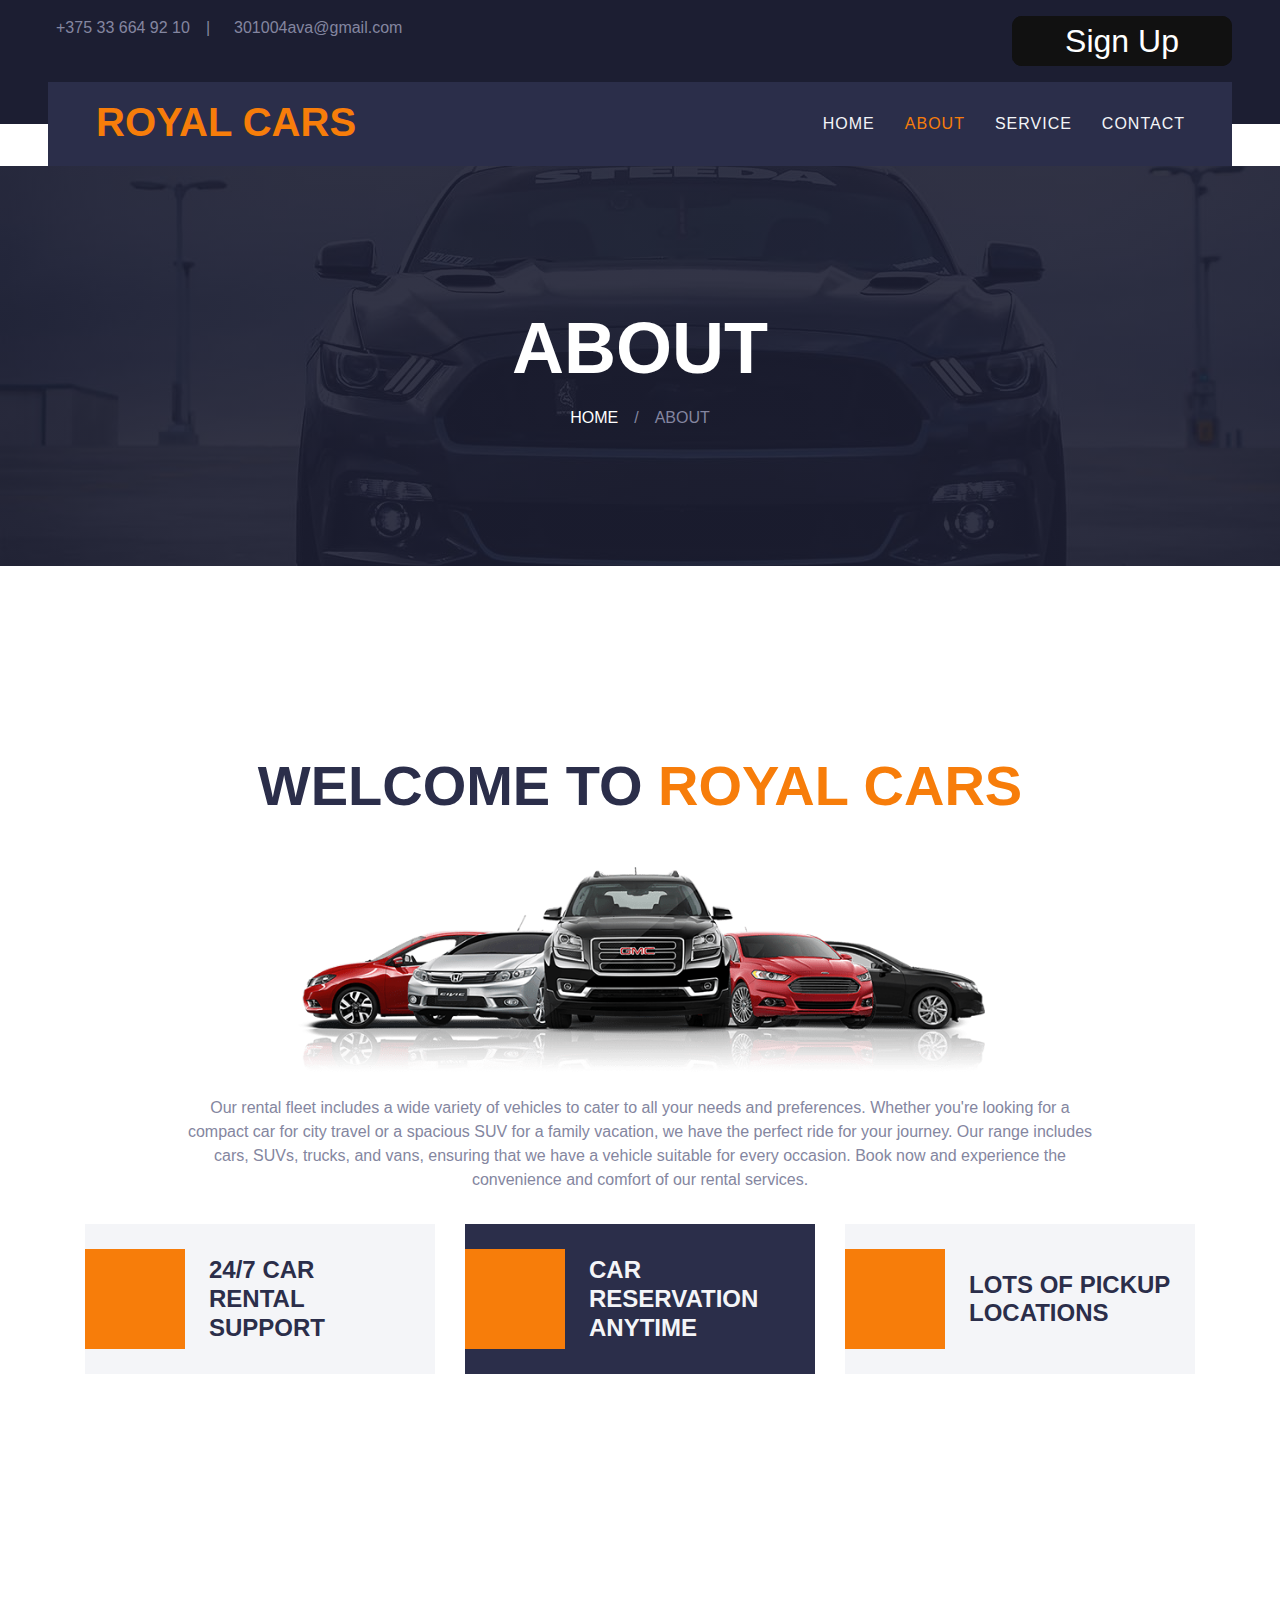
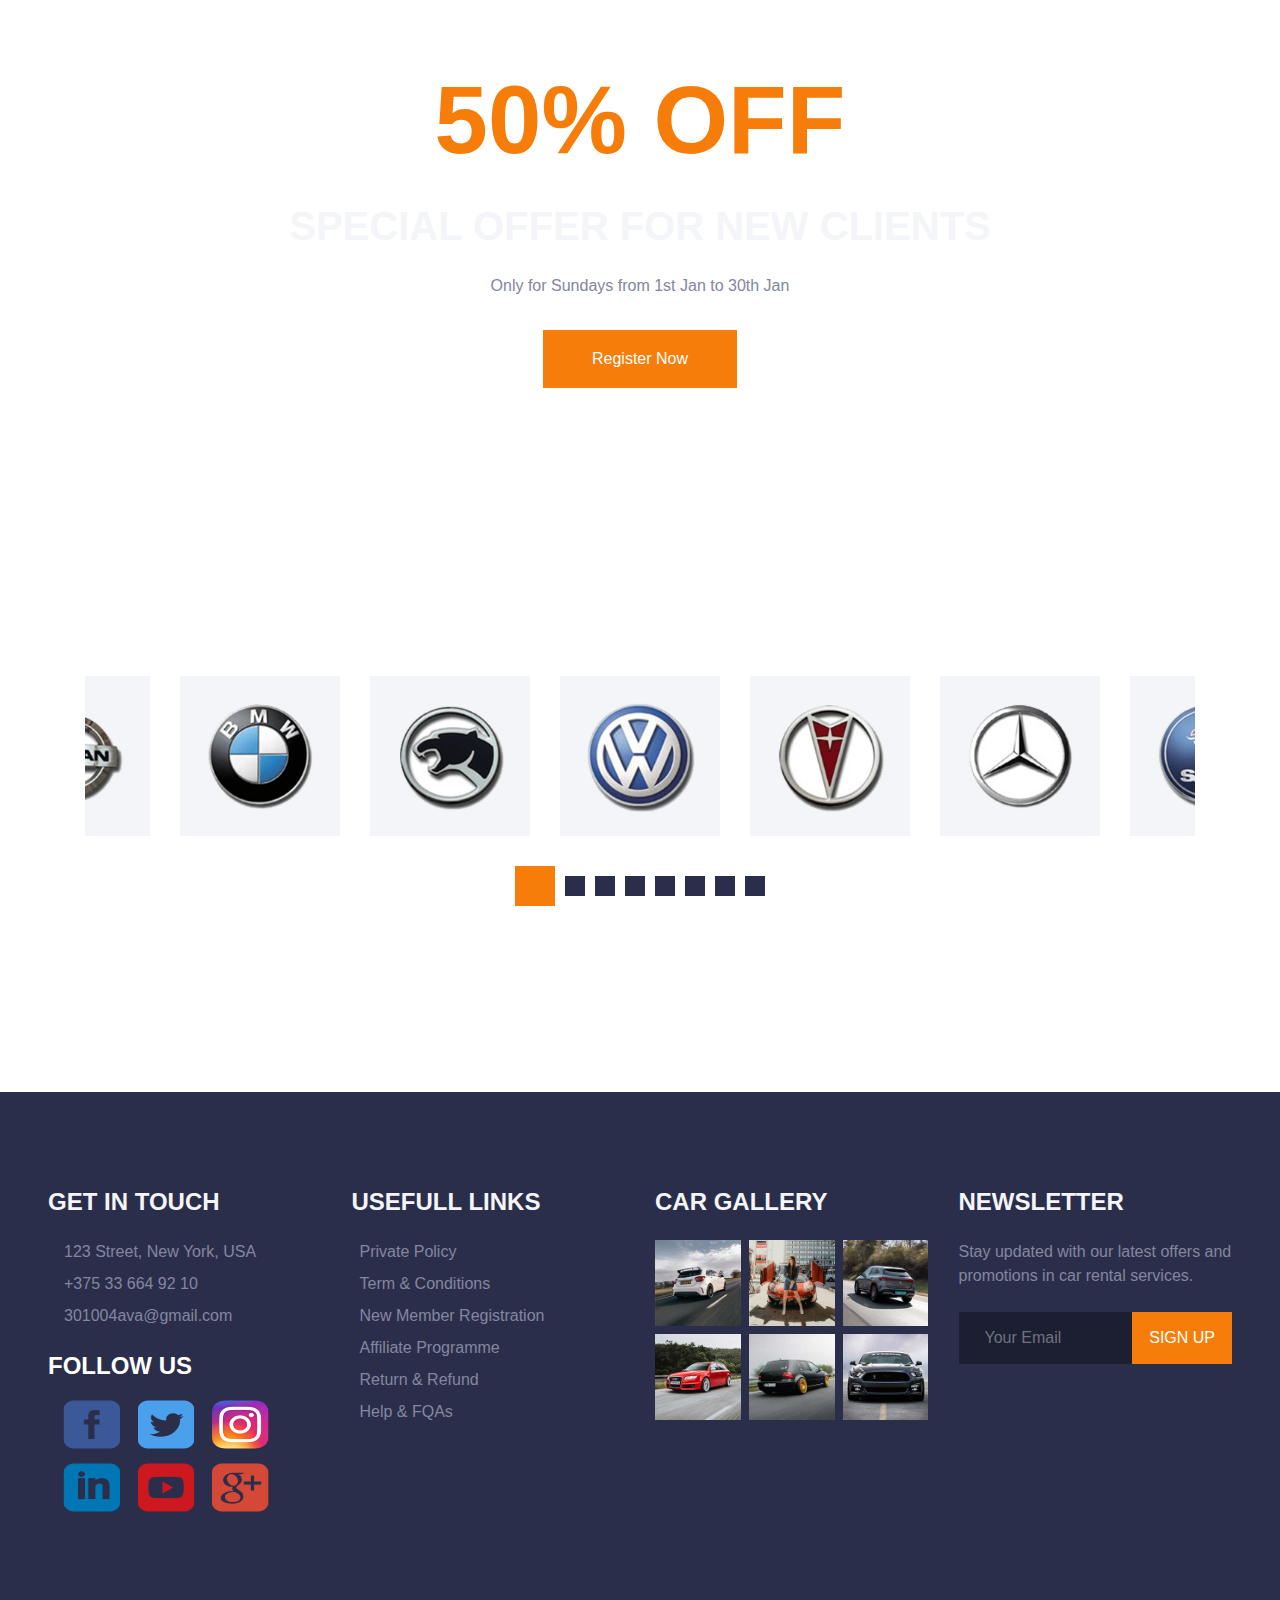
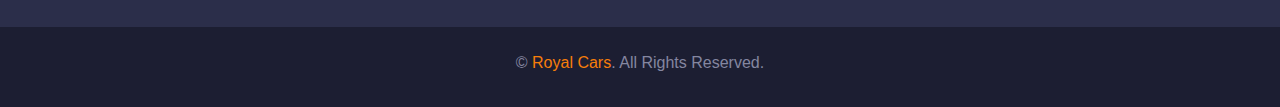
<file: CarRentalManagementSystem/car-rental-system/about.html>
<!DOCTYPE html>
<html lang="en">

<head>
    <meta charset="utf-8">
    <title>ROYAL CARS - Car Rental</title>
    <meta content="width=device-width, initial-scale=1.0" name="viewport">

    <!-- Favicon -->
    <link href="img/favicon.ico" rel="icon">

    <!-- Libraries Stylesheet -->
    <link href="lib/owlcarousel/assets/owl.carousel.min.css" rel="stylesheet">
    <link href="lib/tempusdominus/css/tempusdominus-bootstrap-4.min.css" rel="stylesheet" />

    <!-- Customized Bootstrap Stylesheet -->
    <link href="css/bootstrap.min.css" rel="stylesheet">

    <!-- Template Stylesheet -->
    <link href="css/style.css" rel="stylesheet">
</head>

<body>
    <!-- Topbar Start -->
    <div class="container-fluid bg-dark py-3 px-lg-5 d-none d-lg-block">
        <div class="row">
            <div class="col-md-6 text-center text-lg-left mb-2 mb-lg-0">
                <div class="d-inline-flex align-items-center">
                    <a class="text-body pr-3" href="tel:+375336649210"><i class="fa fa-phone-alt mr-2"></i>+375 33 664 92 10</a>
                    <span class="text-body">|</span>
                    <a class="text-body px-3" href="mailto:301004ava@gmail.com"><i class="fa fa-envelope mr-2"></i>301004ava@gmail.com</a>
                </div>
            </div>
            <!-- Add the button on the right side -->
            <div class="col-md-6 text-center text-lg-right">
                <button class="glow-on-hover" type="button" onclick="openLoginPage()">Sign Up</button>
            </div>
        </div>
    </div>
    <!-- Topbar End -->
    <!-- Navbar Start -->
    <div class="container-fluid position-relative nav-bar p-0">
        <div class="position-relative px-lg-5" style="z-index: 9;">
            <nav class="navbar navbar-expand-lg bg-secondary navbar-dark py-3 py-lg-0 pl-3 pl-lg-5">
                <a href="" class="navbar-brand">
                    <h1 class="text-uppercase text-primary mb-1">Royal Cars</h1>
                </a>
                <!-- Add aria-label for screen readers -->
                <button type="button" class="navbar-toggler" data-toggle="collapse" data-target="#navbarCollapse" aria-label="Toggle navigation">
                    <span class="navbar-toggler-icon"></span>
                </button>
                <div class="collapse navbar-collapse justify-content-between px-3" id="navbarCollapse">
                    <div class="navbar-nav ml-auto py-0">
                        <a href="index.html" class="nav-item nav-link">Home</a>
                        <a href="about.html" class="nav-item nav-link active">About</a>
                        <a href="service.html" class="nav-item nav-link">Service</a>
                        <a href="contact.html" class="nav-item nav-link">Contact</a>
                    </div>
                </div>
            </nav>
        </div>
    </div>
    <!-- Navbar End -->
    <!-- Page Header Start -->
    <div class="container-fluid page-header">
        <h1 class="display-3 text-uppercase text-white mb-3">About</h1>
        <div class="d-inline-flex text-white">
            <h6 class="text-uppercase m-0"><a class="text-white" href="">Home</a></h6>
            <h6 class="text-body m-0 px-3">/</h6>
            <h6 class="text-uppercase text-body m-0">About</h6>
        </div>
    </div>
    <!-- Page Header Start -->
    <!-- About Start -->
    <div class="container-fluid py-5">
        <div class="container pt-5 pb-3">
            <h1 class="display-4 text-uppercase text-center mb-5">Welcome To <span class="text-primary">Royal Cars</span></h1>
            <div class="row justify-content-center">
                <div class="col-lg-10 text-center">
                    <img class="w-75 mb-4" src="img/about.png" alt="">
                    <p>Our rental fleet includes a wide variety of vehicles to cater to all your needs and preferences. Whether you're looking for a compact car for city travel or a spacious SUV for a family vacation, we have the perfect ride for your journey. Our range includes cars, SUVs, trucks, and vans, ensuring that we have a vehicle suitable for every occasion. Book now and experience the convenience and comfort of our rental services.</p>
                </div>
            </div>
            <div class="row mt-3">
                <div class="col-lg-4 mb-2">
                    <div class="d-flex align-items-center bg-light p-4 mb-4" style="height: 150px;">
                        <div class="d-flex align-items-center justify-content-center flex-shrink-0 bg-primary ml-n4 mr-4" style="width: 100px; height: 100px;">
                            <i class="fa fa-2x fa-headset text-secondary"></i>
                        </div>
                        <h4 class="text-uppercase m-0">24/7 Car Rental Support</h4>
                    </div>
                </div>
                <div class="col-lg-4 mb-2">
                    <div class="d-flex align-items-center bg-secondary p-4 mb-4" style="height: 150px;">
                        <div class="d-flex align-items-center justify-content-center flex-shrink-0 bg-primary ml-n4 mr-4" style="width: 100px; height: 100px;">
                            <i class="fa fa-2x fa-car text-secondary"></i>
                        </div>
                        <h4 class="text-light text-uppercase m-0">Car Reservation Anytime</h4>
                    </div>
                </div>
                <div class="col-lg-4 mb-2">
                    <div class="d-flex align-items-center bg-light p-4 mb-4" style="height: 150px;">
                        <div class="d-flex align-items-center justify-content-center flex-shrink-0 bg-primary ml-n4 mr-4" style="width: 100px; height: 100px;">
                            <i class="fa fa-2x fa-map-marker-alt text-secondary"></i>
                        </div>
                        <h4 class="text-uppercase m-0">Lots Of Pickup Locations</h4>
                    </div>
                </div>
            </div>
        </div>
    </div>
    <!-- About End -->
    <!-- Banner Start -->
    <div class="container-fluid py-5">
        <div class="container py-5">
            <div class="bg-banner py-5 px-4 text-center">
                <div class="py-5">
                    <h1 class="display-1 text-uppercase text-primary mb-4">50% OFF</h1>
                    <h1 class="text-uppercase text-light mb-4">Special Offer For New Clients</h1>
                    <p class="mb-4">Only for Sundays from 1st Jan to 30th Jan</p>
                    <a class="btn btn-primary mt-2 py-3 px-5" href="">Register Now</a>
                </div>
            </div>
        </div>
    </div>
    <!-- Banner End -->
    <!-- Vendor Start -->
    <div class="container-fluid py-5">
        <div class="container py-5">
            <div class="owl-carousel vendor-carousel">
                <div class="bg-light p-4">
                    <img src="img/vendor-1.png" alt="">
                </div>
                <div class="bg-light p-4">
                    <img src="img/vendor-2.png" alt="">
                </div>
                <div class="bg-light p-4">
                    <img src="img/vendor-3.png" alt="">
                </div>
                <div class="bg-light p-4">
                    <img src="img/vendor-4.png" alt="">
                </div>
                <div class="bg-light p-4">
                    <img src="img/vendor-5.png" alt="">
                </div>
                <div class="bg-light p-4">
                    <img src="img/vendor-6.png" alt="">
                </div>
                <div class="bg-light p-4">
                    <img src="img/vendor-7.png" alt="">
                </div>
                <div class="bg-light p-4">
                    <img src="img/vendor-8.png" alt="">
                </div>
            </div>
        </div>
    </div>
    <!-- Vendor End -->
    <!-- Footer Start -->
    <div class="container-fluid bg-secondary py-5 px-sm-3 px-md-5" style="margin-top: 90px;">
        <div class="row pt-5">
            <div class="col-lg-3 col-md-6 mb-5">
                <h4 class="text-uppercase text-light mb-4">Get In Touch</h4>
                <p class="mb-2"><i class="fa fa-map-marker-alt text-white mr-3"></i>123 Street, New York, USA</p>
                <p class="mb-2"><i class="fa fa-phone-alt text-white mr-3"></i>+375 33 664 92 10</p>
                <p><i class="fa fa-envelope text-white mr-3"></i>301004ava@gmail.com</p>
                <h4 class="text-uppercase text-white py-2">Follow Us</h4>
                <div class="d-flex justify-content-start">
                    <img src="img/social-icons.png" alt="" class="custom-size">
                </div>
            </div>
            <div class="col-lg-3 col-md-6 mb-5">
                <h4 class="text-uppercase text-light mb-4">Usefull Links</h4>
                <div class="d-flex flex-column justify-content-start">
                    <a class="text-body mb-2" href="#"><i class="fa fa-angle-right text-white mr-2"></i>Private Policy</a>
                    <a class="text-body mb-2" href="#"><i class="fa fa-angle-right text-white mr-2"></i>Term & Conditions</a>
                    <a class="text-body mb-2" href="#"><i class="fa fa-angle-right text-white mr-2"></i>New Member Registration</a>
                    <a class="text-body mb-2" href="#"><i class="fa fa-angle-right text-white mr-2"></i>Affiliate Programme</a>
                    <a class="text-body mb-2" href="#"><i class="fa fa-angle-right text-white mr-2"></i>Return & Refund</a>
                    <a class="text-body" href="#"><i class="fa fa-angle-right text-white mr-2"></i>Help & FQAs</a>
                </div>
            </div>
            <div class="col-lg-3 col-md-6 mb-5">
                <h4 class="text-uppercase text-light mb-4">Car Gallery</h4>
                <div class="row mx-n1">
                    <div class="col-4 px-1 mb-2">
                        <a href=""><img class="w-100" src="img/gallery-1.jpg" alt=""></a>
                    </div>
                    <div class="col-4 px-1 mb-2">
                        <a href=""><img class="w-100" src="img/gallery-2.jpg" alt=""></a>
                    </div>
                    <div class="col-4 px-1 mb-2">
                        <a href=""><img class="w-100" src="img/gallery-3.jpg" alt=""></a>
                    </div>
                    <div class="col-4 px-1 mb-2">
                        <a href=""><img class="w-100" src="img/gallery-4.jpg" alt=""></a>
                    </div>
                    <div class="col-4 px-1 mb-2">
                        <a href=""><img class="w-100" src="img/gallery-5.jpg" alt=""></a>
                    </div>
                    <div class="col-4 px-1 mb-2">
                        <a href=""><img class="w-100" src="img/gallery-6.jpg" alt=""></a>
                    </div>
                </div>
            </div>
            <div class="col-lg-3 col-md-6 mb-5">
                <h4 class="text-uppercase text-light mb-4">Newsletter</h4>
                <p class="mb-4">Stay updated with our latest offers and promotions in car rental services.</p>
                <div class="w-100 mb-3">
                    <div class="input-group">
                        <input type="text" class="form-control bg-dark border-dark" style="padding: 25px;" placeholder="Your Email">
                        <div class="input-group-append">
                            <button class="btn btn-primary text-uppercase px-3">Sign Up</button>
                        </div>
                    </div>
                </div>
            </div>
        </div>
    </div>
    <div class="container-fluid bg-dark py-4 px-sm-3 px-md-5">
        <p class="mb-2 text-center text-body">&copy; <a href="#">Royal Cars</a>. All Rights Reserved.</p>
    </div>
    <!-- Footer End -->
    <!-- Back to Top -->
    <a href="#" class="btn btn-lg btn-primary btn-lg-square back-to-top" aria-label="Back to top"><i class="fa fa-angle-double-up"></i></a>


    <!-- JavaScript Libraries -->
    <script src="https://code.jquery.com/jquery-3.4.1.min.js"></script>
    <script src="https://stackpath.bootstrapcdn.com/bootstrap/4.4.1/js/bootstrap.bundle.min.js"></script>
    <script src="lib/easing/easing.min.js"></script>
    <script src="lib/waypoints/waypoints.min.js"></script>
    <script src="lib/owlcarousel/owl.carousel.min.js"></script>
    <script src="lib/tempusdominus/js/moment.min.js"></script>
    <script src="lib/tempusdominus/js/moment-timezone.min.js"></script>
    <script src="lib/tempusdominus/js/tempusdominus-bootstrap-4.min.js"></script>

    <!-- Template Javascript -->
    <script src="js/main.js"></script>
</body>

</html>
</file>
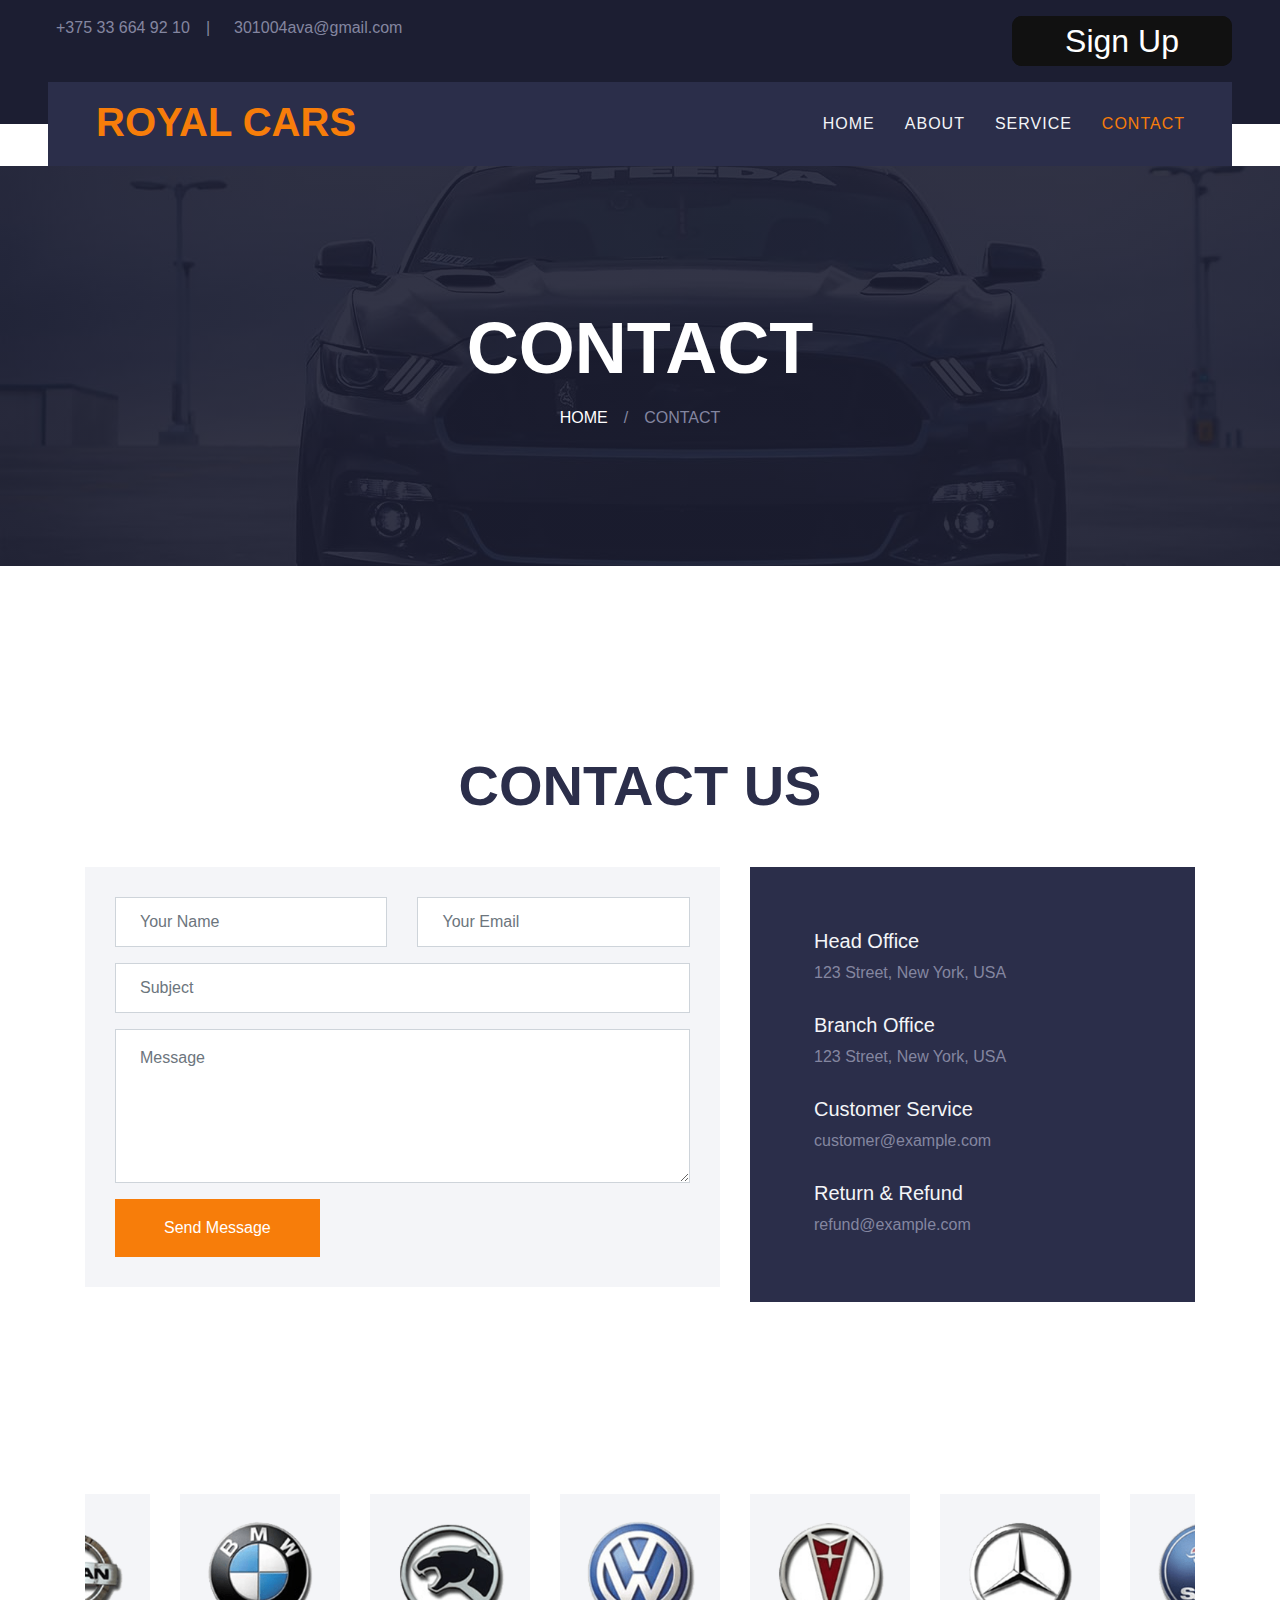
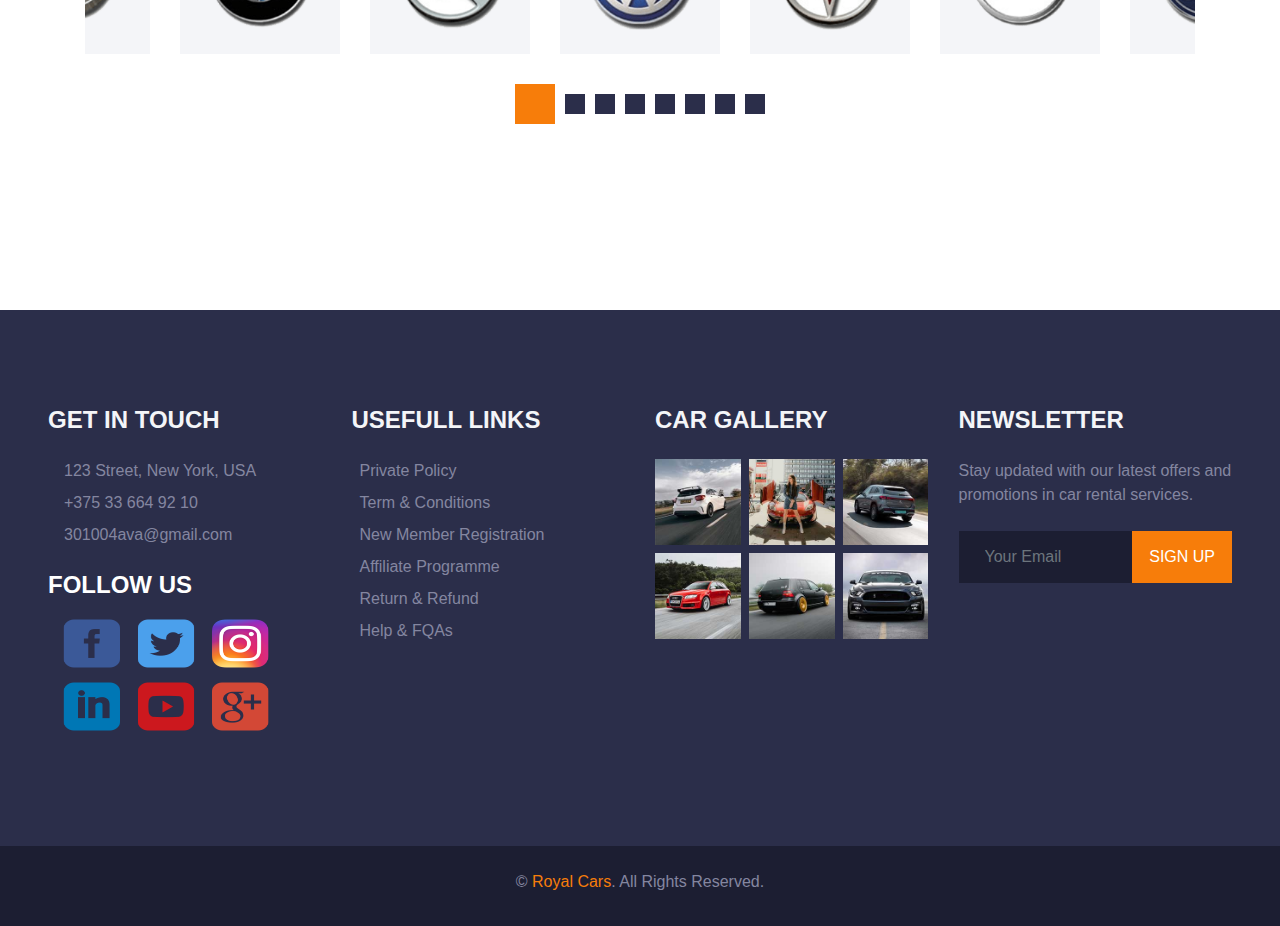
<file: CarRentalManagementSystem/car-rental-system/contact.html>
<!DOCTYPE html>
<html lang="en">

<head>
    <meta charset="utf-8">
    <title>ROYAL CARS - Car Rental</title>
    <meta content="width=device-width, initial-scale=1.0" name="viewport">

    <!-- Favicon -->
    <link href="img/favicon.ico" rel="icon">

    <!-- Libraries Stylesheet -->
    <link href="lib/owlcarousel/assets/owl.carousel.min.css" rel="stylesheet">
    <link href="lib/tempusdominus/css/tempusdominus-bootstrap-4.min.css" rel="stylesheet" />

    <!-- Customized Bootstrap Stylesheet -->
    <link href="css/bootstrap.min.css" rel="stylesheet">

    <!-- Template Stylesheet -->
    <link href="css/style.css" rel="stylesheet">
</head>

<body>
    <!-- Topbar Start -->
    <div class="container-fluid bg-dark py-3 px-lg-5 d-none d-lg-block">
        <div class="row">
            <div class="col-md-6 text-center text-lg-left mb-2 mb-lg-0">
                <div class="d-inline-flex align-items-center">
                    <a class="text-body pr-3" href="tel:+375336649210"><i class="fa fa-phone-alt mr-2"></i>+375 33 664 92 10</a>
                    <span class="text-body">|</span>
                    <a class="text-body px-3" href="mailto:301004ava@gmail.com"><i class="fa fa-envelope mr-2"></i>301004ava@gmail.com</a>
                </div>
            </div>
            <!-- Add the button on the right side -->
            <div class="col-md-6 text-center text-lg-right">
                <button class="glow-on-hover" type="button" onclick="openLoginPage()">Sign Up</button>
            </div>
        </div>
    </div>
    <!-- Topbar End -->
    <!-- Navbar Start -->
    <div class="container-fluid position-relative nav-bar p-0">
        <div class="position-relative px-lg-5" style="z-index: 9;">
            <nav class="navbar navbar-expand-lg bg-secondary navbar-dark py-3 py-lg-0 pl-3 pl-lg-5">
                <a href="" class="navbar-brand">
                    <h1 class="text-uppercase text-primary mb-1">Royal Cars</h1>
                </a>
                <!-- Add aria-label for screen readers -->
                <button type="button" class="navbar-toggler" data-toggle="collapse" data-target="#navbarCollapse" aria-label="Toggle navigation">
                    <span class="navbar-toggler-icon"></span>
                </button>
                <div class="collapse navbar-collapse justify-content-between px-3" id="navbarCollapse">
                    <div class="navbar-nav ml-auto py-0">
                        <a href="index.html" class="nav-item nav-link">Home</a>
                        <a href="about.html" class="nav-item nav-link">About</a>
                        <a href="service.html" class="nav-item nav-link">Service</a>
                        <a href="contact.html" class="nav-item nav-link active">Contact</a>
                    </div>
                </div>
            </nav>
        </div>
    </div>
    <!-- Navbar End -->
    <!-- Page Header Start -->
    <div class="container-fluid page-header">
        <h1 class="display-3 text-uppercase text-white mb-3">Contact</h1>
        <div class="d-inline-flex text-white">
            <h6 class="text-uppercase m-0"><a class="text-white" href="">Home</a></h6>
            <h6 class="text-body m-0 px-3">/</h6>
            <h6 class="text-uppercase text-body m-0">Contact</h6>
        </div>
    </div>
    <!-- Page Header Start -->
    <!-- Contact Start -->
    <div class="container-fluid py-5">
        <div class="container pt-5 pb-3">
            <h1 class="display-4 text-uppercase text-center mb-5">Contact Us</h1>
            <div class="row">
                <div class="col-lg-7 mb-2">
                    <div class="contact-form bg-light mb-4" style="padding: 30px;">
                        <form>
                            <div class="row">
                                <div class="col-6 form-group">
                                    <input type="text" class="form-control p-4" placeholder="Your Name" required="required">
                                </div>
                                <div class="col-6 form-group">
                                    <input type="email" class="form-control p-4" placeholder="Your Email" required="required">
                                </div>
                            </div>
                            <div class="form-group">
                                <input type="text" class="form-control p-4" placeholder="Subject" required="required">
                            </div>
                            <div class="form-group">
                                <textarea class="form-control py-3 px-4" rows="5" placeholder="Message" required="required"></textarea>
                            </div>
                            <div>
                                <button class="btn btn-primary py-3 px-5" type="submit">Send Message</button>
                            </div>
                        </form>
                    </div>
                </div>
                <div class="col-lg-5 mb-2">
                    <div class="bg-secondary d-flex flex-column justify-content-center px-5 mb-4" style="height: 435px;">
                        <div class="d-flex mb-3">
                            <i class="fa fa-2x fa-map-marker-alt text-primary flex-shrink-0 mr-3"></i>
                            <div class="mt-n1">
                                <h5 class="text-light">Head Office</h5>
                                <p>123 Street, New York, USA</p>
                            </div>
                        </div>
                        <div class="d-flex mb-3">
                            <i class="fa fa-2x fa-map-marker-alt text-primary flex-shrink-0 mr-3"></i>
                            <div class="mt-n1">
                                <h5 class="text-light">Branch Office</h5>
                                <p>123 Street, New York, USA</p>
                            </div>
                        </div>
                        <div class="d-flex mb-3">
                            <i class="fa fa-2x fa-envelope-open text-primary flex-shrink-0 mr-3"></i>
                            <div class="mt-n1">
                                <h5 class="text-light">Customer Service</h5>
                                <p>customer@example.com</p>
                            </div>
                        </div>
                        <div class="d-flex">
                            <i class="fa fa-2x fa-envelope-open text-primary flex-shrink-0 mr-3"></i>
                            <div class="mt-n1">
                                <h5 class="text-light">Return & Refund</h5>
                                <p class="m-0">refund@example.com</p>
                            </div>
                        </div>
                    </div>
                </div>
            </div>
        </div>
    </div>
    <!-- Contact End -->
    <!-- Vendor Start -->
    <div class="container-fluid py-5">
        <div class="container py-5">
            <div class="owl-carousel vendor-carousel">
                <div class="bg-light p-4">
                    <img src="img/vendor-1.png" alt="">
                </div>
                <div class="bg-light p-4">
                    <img src="img/vendor-2.png" alt="">
                </div>
                <div class="bg-light p-4">
                    <img src="img/vendor-3.png" alt="">
                </div>
                <div class="bg-light p-4">
                    <img src="img/vendor-4.png" alt="">
                </div>
                <div class="bg-light p-4">
                    <img src="img/vendor-5.png" alt="">
                </div>
                <div class="bg-light p-4">
                    <img src="img/vendor-6.png" alt="">
                </div>
                <div class="bg-light p-4">
                    <img src="img/vendor-7.png" alt="">
                </div>
                <div class="bg-light p-4">
                    <img src="img/vendor-8.png" alt="">
                </div>
            </div>
        </div>
    </div>
    <!-- Vendor End -->
    <!-- Footer Start -->
    <div class="container-fluid bg-secondary py-5 px-sm-3 px-md-5" style="margin-top: 90px;">
        <div class="row pt-5">
            <div class="col-lg-3 col-md-6 mb-5">
                <h4 class="text-uppercase text-light mb-4">Get In Touch</h4>
                <p class="mb-2"><i class="fa fa-map-marker-alt text-white mr-3"></i>123 Street, New York, USA</p>
                <p class="mb-2"><i class="fa fa-phone-alt text-white mr-3"></i>+375 33 664 92 10</p>
                <p><i class="fa fa-envelope text-white mr-3"></i>301004ava@gmail.com</p>
                <h4 class="text-uppercase text-white py-2">Follow Us</h4>
                <div class="d-flex justify-content-start">
                    <img src="img/social-icons.png" alt="" class="custom-size">
                </div>
            </div>
            <div class="col-lg-3 col-md-6 mb-5">
                <h4 class="text-uppercase text-light mb-4">Usefull Links</h4>
                <div class="d-flex flex-column justify-content-start">
                    <a class="text-body mb-2" href="#"><i class="fa fa-angle-right text-white mr-2"></i>Private Policy</a>
                    <a class="text-body mb-2" href="#"><i class="fa fa-angle-right text-white mr-2"></i>Term & Conditions</a>
                    <a class="text-body mb-2" href="#"><i class="fa fa-angle-right text-white mr-2"></i>New Member Registration</a>
                    <a class="text-body mb-2" href="#"><i class="fa fa-angle-right text-white mr-2"></i>Affiliate Programme</a>
                    <a class="text-body mb-2" href="#"><i class="fa fa-angle-right text-white mr-2"></i>Return & Refund</a>
                    <a class="text-body" href="#"><i class="fa fa-angle-right text-white mr-2"></i>Help & FQAs</a>
                </div>
            </div>
            <div class="col-lg-3 col-md-6 mb-5">
                <h4 class="text-uppercase text-light mb-4">Car Gallery</h4>
                <div class="row mx-n1">
                    <div class="col-4 px-1 mb-2">
                        <a href=""><img class="w-100" src="img/gallery-1.jpg" alt=""></a>
                    </div>
                    <div class="col-4 px-1 mb-2">
                        <a href=""><img class="w-100" src="img/gallery-2.jpg" alt=""></a>
                    </div>
                    <div class="col-4 px-1 mb-2">
                        <a href=""><img class="w-100" src="img/gallery-3.jpg" alt=""></a>
                    </div>
                    <div class="col-4 px-1 mb-2">
                        <a href=""><img class="w-100" src="img/gallery-4.jpg" alt=""></a>
                    </div>
                    <div class="col-4 px-1 mb-2">
                        <a href=""><img class="w-100" src="img/gallery-5.jpg" alt=""></a>
                    </div>
                    <div class="col-4 px-1 mb-2">
                        <a href=""><img class="w-100" src="img/gallery-6.jpg" alt=""></a>
                    </div>
                </div>
            </div>
            <div class="col-lg-3 col-md-6 mb-5">
                <h4 class="text-uppercase text-light mb-4">Newsletter</h4>
                <p class="mb-4">Stay updated with our latest offers and promotions in car rental services.</p>
                <div class="w-100 mb-3">
                    <div class="input-group">
                        <input type="text" class="form-control bg-dark border-dark" style="padding: 25px;" placeholder="Your Email">
                        <div class="input-group-append">
                            <button class="btn btn-primary text-uppercase px-3">Sign Up</button>
                        </div>
                    </div>
                </div>
            </div>
        </div>
    </div>
    <div class="container-fluid bg-dark py-4 px-sm-3 px-md-5">
        <p class="mb-2 text-center text-body">&copy; <a href="#">Royal Cars</a>. All Rights Reserved.</p>
    </div>
    <!-- Footer End -->
    <!-- Back to Top -->
    <a href="#" class="btn btn-lg btn-primary btn-lg-square back-to-top" aria-label="Back to top"><i class="fa fa-angle-double-up"></i></a>


    <!-- JavaScript Libraries -->
    <script src="https://code.jquery.com/jquery-3.4.1.min.js"></script>
    <script src="https://stackpath.bootstrapcdn.com/bootstrap/4.4.1/js/bootstrap.bundle.min.js"></script>
    <script src="lib/easing/easing.min.js"></script>
    <script src="lib/waypoints/waypoints.min.js"></script>
    <script src="lib/owlcarousel/owl.carousel.min.js"></script>
    <script src="lib/tempusdominus/js/moment.min.js"></script>
    <script src="lib/tempusdominus/js/moment-timezone.min.js"></script>
    <script src="lib/tempusdominus/js/tempusdominus-bootstrap-4.min.js"></script>

    <!-- Template Javascript -->
    <script src="js/main.js"></script>
</body>

</html>
</file>
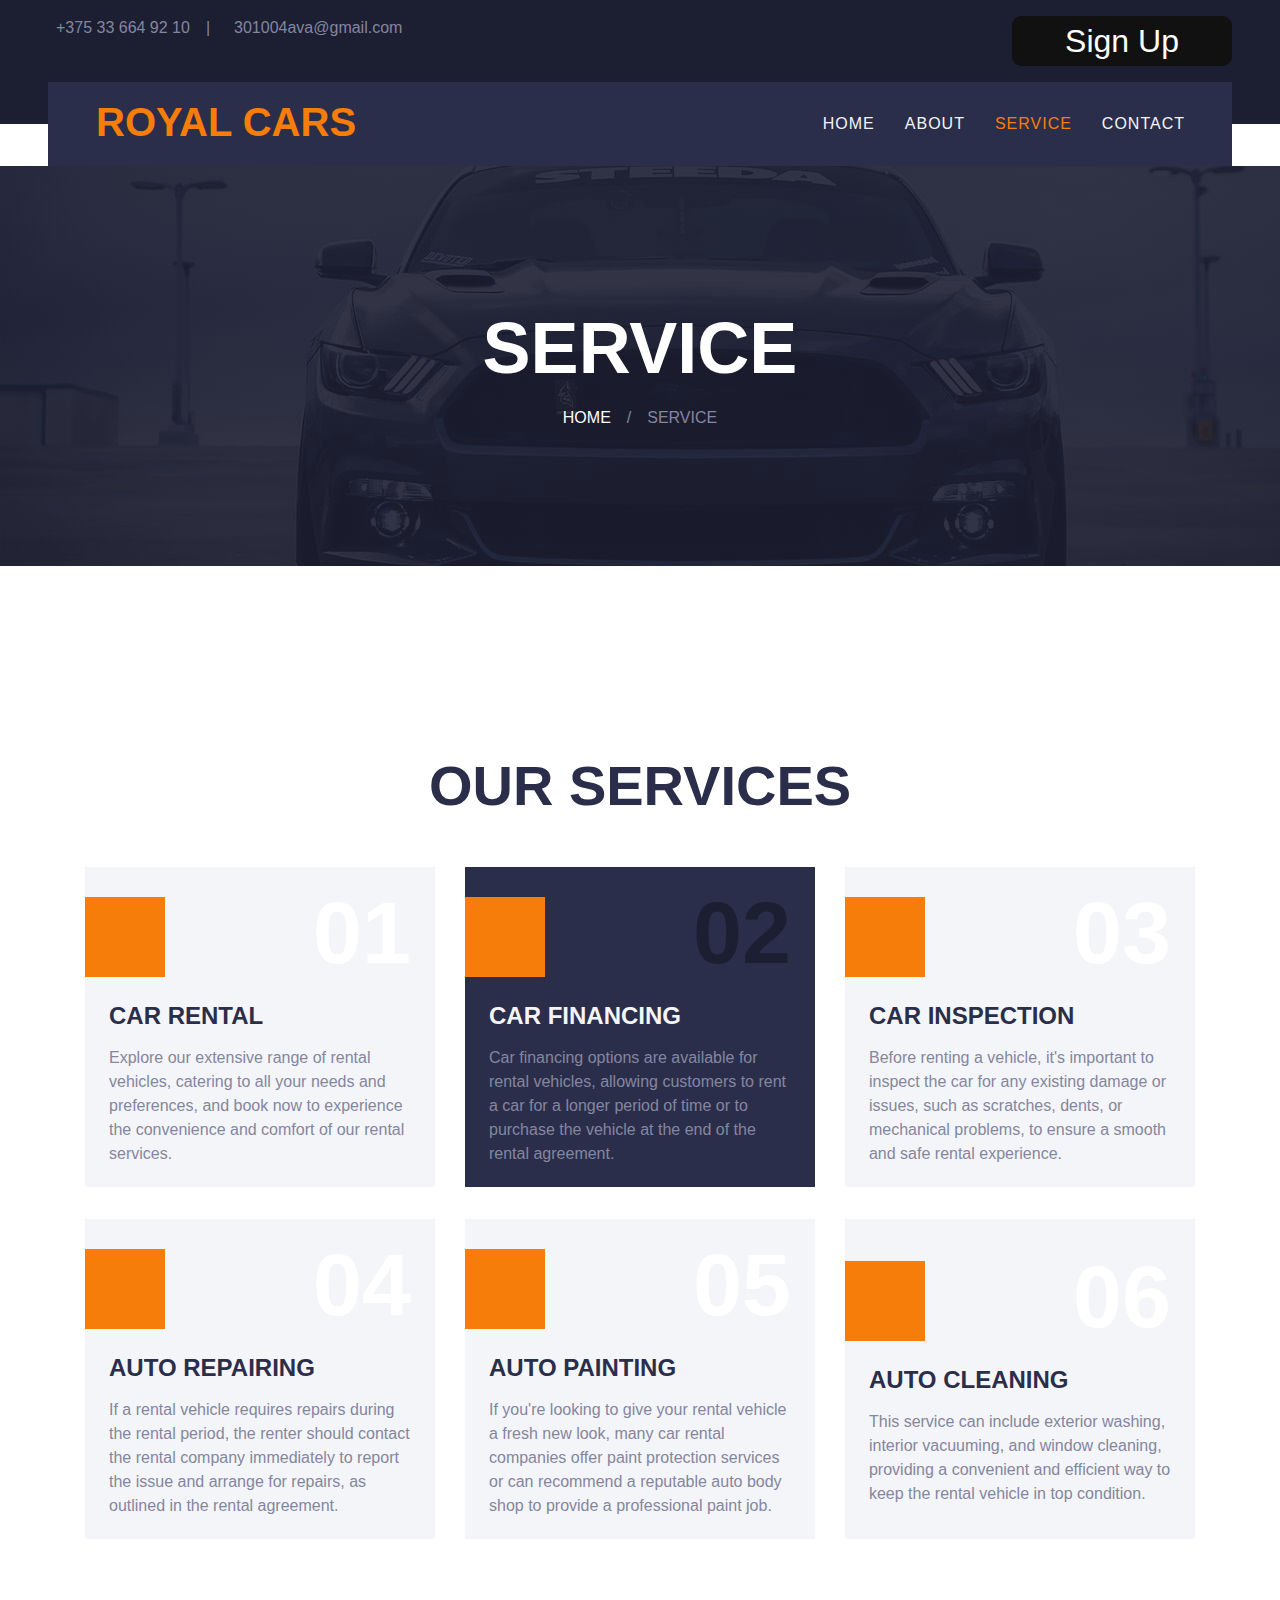
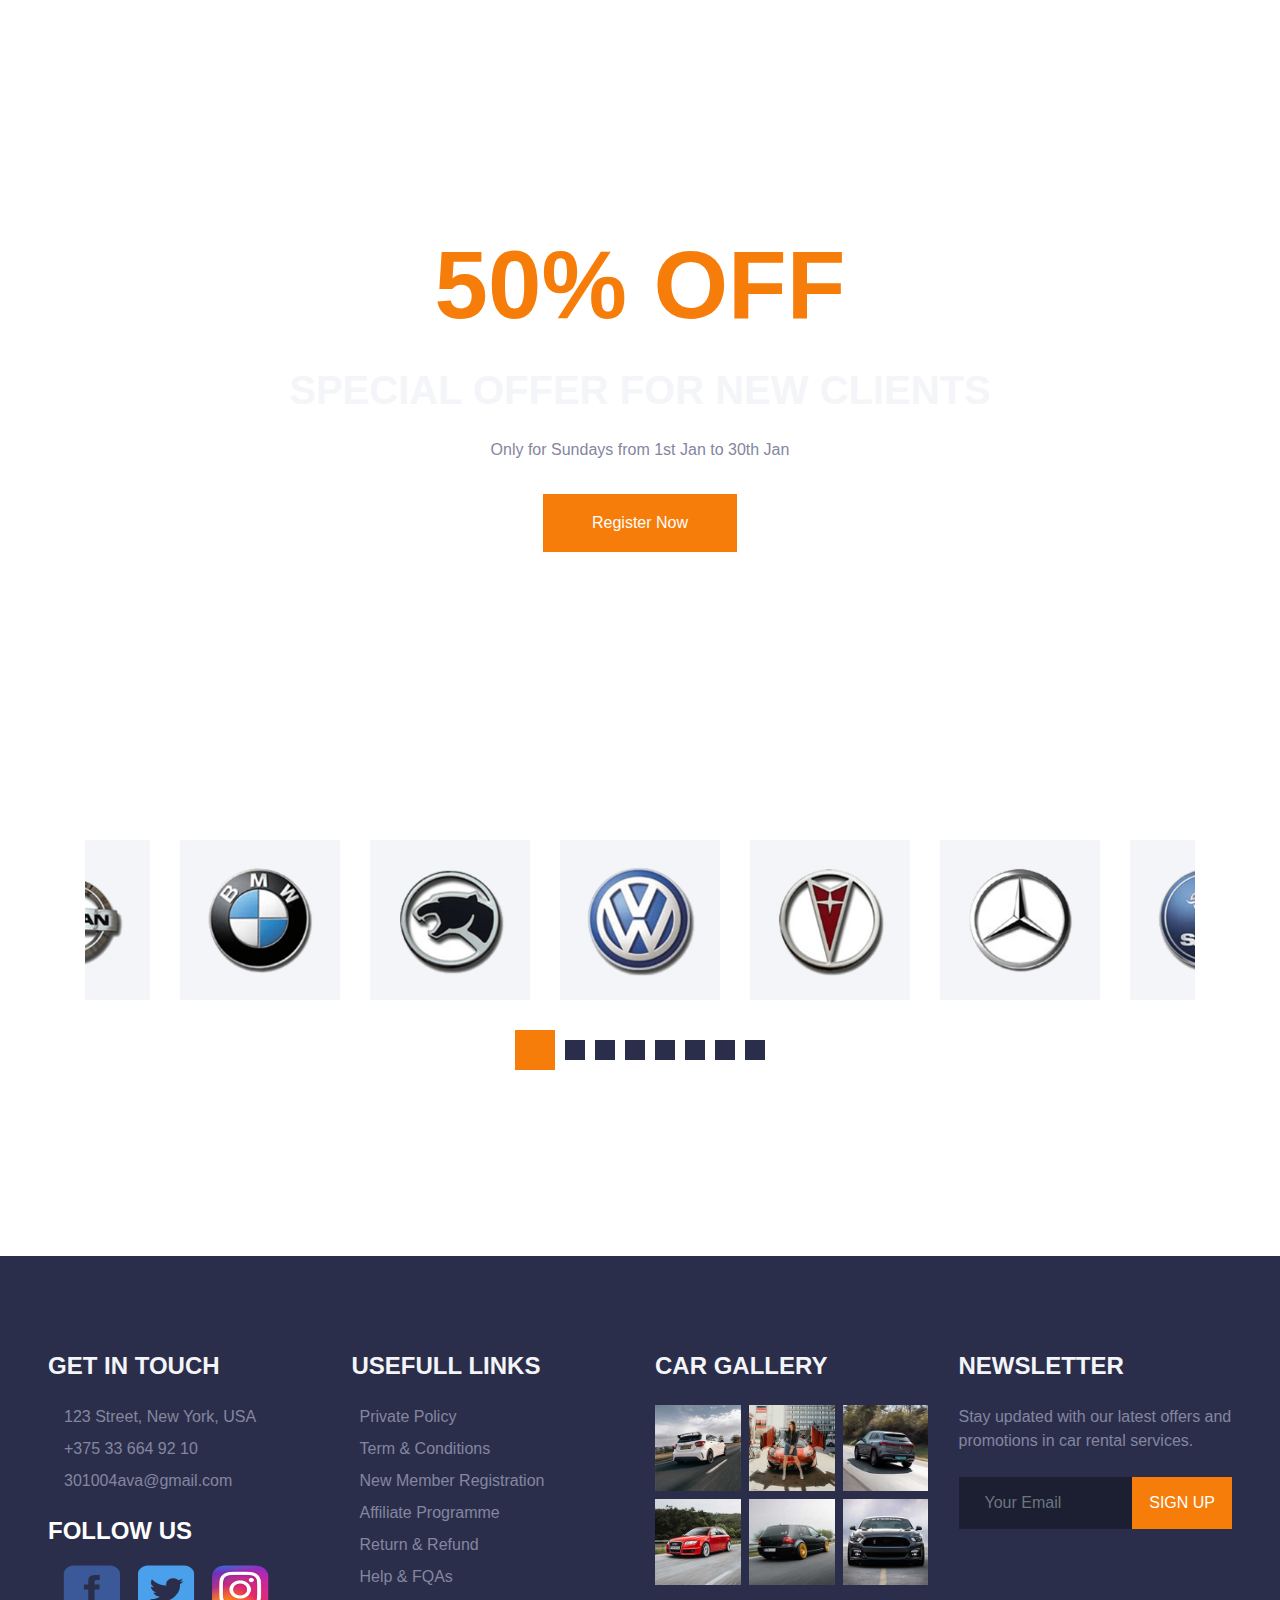
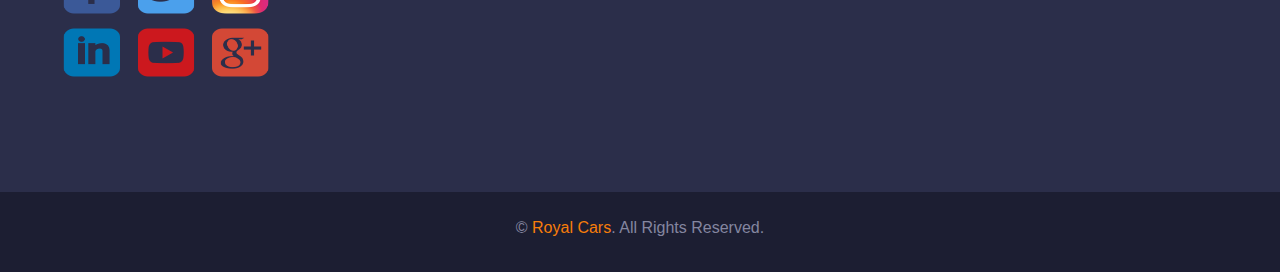
<file: CarRentalManagementSystem/car-rental-system/service.html>
<!DOCTYPE html>
<html lang="en">

<head>
    <meta charset="utf-8">
    <title>ROYAL CARS - Car Rental</title>
    <meta content="width=device-width, initial-scale=1.0" name="viewport">

    <!-- Favicon -->
    <link href="img/favicon.ico" rel="icon">

    <!-- Libraries Stylesheet -->
    <link href="lib/owlcarousel/assets/owl.carousel.min.css" rel="stylesheet">
    <link href="lib/tempusdominus/css/tempusdominus-bootstrap-4.min.css" rel="stylesheet" />

    <!-- Customized Bootstrap Stylesheet -->
    <link href="css/bootstrap.min.css" rel="stylesheet">

    <!-- Template Stylesheet -->
    <link href="css/style.css" rel="stylesheet">
</head>

<body>
    <!-- Topbar Start -->
    <div class="container-fluid bg-dark py-3 px-lg-5 d-none d-lg-block">
        <div class="row">
            <div class="col-md-6 text-center text-lg-left mb-2 mb-lg-0">
                <div class="d-inline-flex align-items-center">
                    <a class="text-body pr-3" href="tel:+375336649210"><i class="fa fa-phone-alt mr-2"></i>+375 33 664 92 10</a>
                    <span class="text-body">|</span>
                    <a class="text-body px-3" href="mailto:301004ava@gmail.com"><i class="fa fa-envelope mr-2"></i>301004ava@gmail.com</a>
                </div>
            </div>
            <!-- Add the button on the right side -->
            <div class="col-md-6 text-center text-lg-right">
                <button class="glow-on-hover" type="button" onclick="openLoginPage()">Sign Up</button>
            </div>
        </div>
    </div>
    <!-- Topbar End -->
    <!-- Navbar Start -->
    <div class="container-fluid position-relative nav-bar p-0">
        <div class="position-relative px-lg-5" style="z-index: 9;">
            <nav class="navbar navbar-expand-lg bg-secondary navbar-dark py-3 py-lg-0 pl-3 pl-lg-5">
                <a href="" class="navbar-brand">
                    <h1 class="text-uppercase text-primary mb-1">Royal Cars</h1>
                </a>
                <!-- Add aria-label for screen readers -->
                <button type="button" class="navbar-toggler" data-toggle="collapse" data-target="#navbarCollapse" aria-label="Toggle navigation">
                    <span class="navbar-toggler-icon"></span>
                </button>
                <div class="collapse navbar-collapse justify-content-between px-3" id="navbarCollapse">
                    <div class="navbar-nav ml-auto py-0">
                        <a href="index.html" class="nav-item nav-link">Home</a>
                        <a href="about.html" class="nav-item nav-link">About</a>
                        <a href="service.html" class="nav-item nav-link active">Service</a>
                        <a href="contact.html" class="nav-item nav-link">Contact</a>
                    </div>
                </div>
            </nav>
        </div>
    </div>
    <!-- Navbar End -->
    <!-- Page Header Start -->
    <div class="container-fluid page-header">
        <h1 class="display-3 text-uppercase text-white mb-3">Service</h1>
        <div class="d-inline-flex text-white">
            <h6 class="text-uppercase m-0"><a class="text-white" href="">Home</a></h6>
            <h6 class="text-body m-0 px-3">/</h6>
            <h6 class="text-uppercase text-body m-0">Service</h6>
        </div>
    </div>
    <!-- Page Header Start -->
    <!-- Services Start -->
    <div class="container-fluid py-5">
        <div class="container pt-5 pb-3">
            <h1 class="display-4 text-uppercase text-center mb-5">Our Services</h1>
            <div class="row">
                <div class="col-lg-4 col-md-6 mb-2">
                    <div class="service-item d-flex flex-column justify-content-center px-4 mb-4">
                        <div class="d-flex align-items-center justify-content-between mb-3">
                            <div class="d-flex align-items-center justify-content-center bg-primary ml-n4" style="width: 80px; height: 80px;">
                                <i class="fa fa-2x fa-taxi text-secondary"></i>
                            </div>
                            <h1 class="display-2 text-white mt-n2 m-0">01</h1>
                        </div>
                        <h4 class="text-uppercase mb-3">Car Rental</h4>
                        <p class="m-0">Explore our extensive range of rental vehicles, catering to all your needs and preferences, and book now to experience the convenience and comfort of our rental services.</p>
                    </div>
                </div>
                <div class="col-lg-4 col-md-6 mb-2">
                    <div class="service-item active d-flex flex-column justify-content-center px-4 mb-4">
                        <div class="d-flex align-items-center justify-content-between mb-3">
                            <div class="d-flex align-items-center justify-content-center bg-primary ml-n4" style="width: 80px; height: 80px;">
                                <i class="fa fa-2x fa-money-check-alt text-secondary"></i>
                            </div>
                            <h1 class="display-2 text-white mt-n2 m-0">02</h1>
                        </div>
                        <h4 class="text-uppercase mb-3">Car Financing</h4>
                        <p class="m-0">Car financing options are available for rental vehicles, allowing customers to rent a car for a longer period of time or to purchase the vehicle at the end of the rental agreement.</p>
                    </div>
                </div>
                <div class="col-lg-4 col-md-6 mb-2">
                    <div class="service-item d-flex flex-column justify-content-center px-4 mb-4">
                        <div class="d-flex align-items-center justify-content-between mb-3">
                            <div class="d-flex align-items-center justify-content-center bg-primary ml-n4" style="width: 80px; height: 80px;">
                                <i class="fa fa-2x fa-car text-secondary"></i>
                            </div>
                            <h1 class="display-2 text-white mt-n2 m-0">03</h1>
                        </div>
                        <h4 class="text-uppercase mb-3">Car Inspection</h4>
                        <p class="m-0">Before renting a vehicle, it's important to inspect the car for any existing damage or issues, such as scratches, dents, or mechanical problems, to ensure a smooth and safe rental experience.</p>
                    </div>
                </div>
                <div class="col-lg-4 col-md-6 mb-2">
                    <div class="service-item d-flex flex-column justify-content-center px-4 mb-4">
                        <div class="d-flex align-items-center justify-content-between mb-3">
                            <div class="d-flex align-items-center justify-content-center bg-primary ml-n4" style="width: 80px; height: 80px;">
                                <i class="fa fa-2x fa-cogs text-secondary"></i>
                            </div>
                            <h1 class="display-2 text-white mt-n2 m-0">04</h1>
                        </div>
                        <h4 class="text-uppercase mb-3">Auto Repairing</h4>
                        <p class="m-0">If a rental vehicle requires repairs during the rental period, the renter should contact the rental company immediately to report the issue and arrange for repairs, as outlined in the rental agreement.</p>
                    </div>
                </div>
                <div class="col-lg-4 col-md-6 mb-2">
                    <div class="service-item d-flex flex-column justify-content-center px-4 mb-4">
                        <div class="d-flex align-items-center justify-content-between mb-3">
                            <div class="d-flex align-items-center justify-content-center bg-primary ml-n4" style="width: 80px; height: 80px;">
                                <i class="fa fa-2x fa-spray-can text-secondary"></i>
                            </div>
                            <h1 class="display-2 text-white mt-n2 m-0">05</h1>
                        </div>
                        <h4 class="text-uppercase mb-3">Auto Painting</h4>
                        <p class="m-0">If you're looking to give your rental vehicle a fresh new look, many car rental companies offer paint protection services or can recommend a reputable auto body shop to provide a professional paint job.</p>
                    </div>
                </div>
                <div class="col-lg-4 col-md-6 mb-2">
                    <div class="service-item d-flex flex-column justify-content-center px-4 mb-4">
                        <div class="d-flex align-items-center justify-content-between mb-3">
                            <div class="d-flex align-items-center justify-content-center bg-primary ml-n4" style="width: 80px; height: 80px;">
                                <i class="fa fa-2x fa-pump-soap text-secondary"></i>
                            </div>
                            <h1 class="display-2 text-white mt-n2 m-0">06</h1>
                        </div>
                        <h4 class="text-uppercase mb-3">Auto Cleaning</h4>
                        <p class="m-0">This service can include exterior washing, interior vacuuming, and window cleaning, providing a convenient and efficient way to keep the rental vehicle in top condition.</p>
                    </div>
                </div>
            </div>
        </div>
    </div>
    <!-- Services End -->
    <!-- Banner Start -->
    <div class="container-fluid py-5">
        <div class="container py-5">
            <div class="bg-banner py-5 px-4 text-center">
                <div class="py-5">
                    <h1 class="display-1 text-uppercase text-primary mb-4">50% OFF</h1>
                    <h1 class="text-uppercase text-light mb-4">Special Offer For New Clients</h1>
                    <p class="mb-4">Only for Sundays from 1st Jan to 30th Jan</p>
                    <a class="btn btn-primary mt-2 py-3 px-5" href="">Register Now</a>
                </div>
            </div>
        </div>
    </div>
    <!-- Banner End -->
    <!-- Vendor Start -->
    <div class="container-fluid py-5">
        <div class="container py-5">
            <div class="owl-carousel vendor-carousel">
                <div class="bg-light p-4">
                    <img src="img/vendor-1.png" alt="">
                </div>
                <div class="bg-light p-4">
                    <img src="img/vendor-2.png" alt="">
                </div>
                <div class="bg-light p-4">
                    <img src="img/vendor-3.png" alt="">
                </div>
                <div class="bg-light p-4">
                    <img src="img/vendor-4.png" alt="">
                </div>
                <div class="bg-light p-4">
                    <img src="img/vendor-5.png" alt="">
                </div>
                <div class="bg-light p-4">
                    <img src="img/vendor-6.png" alt="">
                </div>
                <div class="bg-light p-4">
                    <img src="img/vendor-7.png" alt="">
                </div>
                <div class="bg-light p-4">
                    <img src="img/vendor-8.png" alt="">
                </div>
            </div>
        </div>
    </div>
    <!-- Vendor End -->
    <!-- Footer Start -->
    <div class="container-fluid bg-secondary py-5 px-sm-3 px-md-5" style="margin-top: 90px;">
        <div class="row pt-5">
            <div class="col-lg-3 col-md-6 mb-5">
                <h4 class="text-uppercase text-light mb-4">Get In Touch</h4>
                <p class="mb-2"><i class="fa fa-map-marker-alt text-white mr-3"></i>123 Street, New York, USA</p>
                <p class="mb-2"><i class="fa fa-phone-alt text-white mr-3"></i>+375 33 664 92 10</p>
                <p><i class="fa fa-envelope text-white mr-3"></i>301004ava@gmail.com</p>
                <h4 class="text-uppercase text-white py-2">Follow Us</h4>
                <div class="d-flex justify-content-start">
                    <img src="img/social-icons.png" alt="" class="custom-size">
                </div>
            </div>
            <div class="col-lg-3 col-md-6 mb-5">
                <h4 class="text-uppercase text-light mb-4">Usefull Links</h4>
                <div class="d-flex flex-column justify-content-start">
                    <a class="text-body mb-2" href="#"><i class="fa fa-angle-right text-white mr-2"></i>Private Policy</a>
                    <a class="text-body mb-2" href="#"><i class="fa fa-angle-right text-white mr-2"></i>Term & Conditions</a>
                    <a class="text-body mb-2" href="#"><i class="fa fa-angle-right text-white mr-2"></i>New Member Registration</a>
                    <a class="text-body mb-2" href="#"><i class="fa fa-angle-right text-white mr-2"></i>Affiliate Programme</a>
                    <a class="text-body mb-2" href="#"><i class="fa fa-angle-right text-white mr-2"></i>Return & Refund</a>
                    <a class="text-body" href="#"><i class="fa fa-angle-right text-white mr-2"></i>Help & FQAs</a>
                </div>
            </div>
            <div class="col-lg-3 col-md-6 mb-5">
                <h4 class="text-uppercase text-light mb-4">Car Gallery</h4>
                <div class="row mx-n1">
                    <div class="col-4 px-1 mb-2">
                        <a href=""><img class="w-100" src="img/gallery-1.jpg" alt=""></a>
                    </div>
                    <div class="col-4 px-1 mb-2">
                        <a href=""><img class="w-100" src="img/gallery-2.jpg" alt=""></a>
                    </div>
                    <div class="col-4 px-1 mb-2">
                        <a href=""><img class="w-100" src="img/gallery-3.jpg" alt=""></a>
                    </div>
                    <div class="col-4 px-1 mb-2">
                        <a href=""><img class="w-100" src="img/gallery-4.jpg" alt=""></a>
                    </div>
                    <div class="col-4 px-1 mb-2">
                        <a href=""><img class="w-100" src="img/gallery-5.jpg" alt=""></a>
                    </div>
                    <div class="col-4 px-1 mb-2">
                        <a href=""><img class="w-100" src="img/gallery-6.jpg" alt=""></a>
                    </div>
                </div>
            </div>
            <div class="col-lg-3 col-md-6 mb-5">
                <h4 class="text-uppercase text-light mb-4">Newsletter</h4>
                <p class="mb-4">Stay updated with our latest offers and promotions in car rental services.</p>
                <div class="w-100 mb-3">
                    <div class="input-group">
                        <input type="text" class="form-control bg-dark border-dark" style="padding: 25px;" placeholder="Your Email">
                        <div class="input-group-append">
                            <button class="btn btn-primary text-uppercase px-3">Sign Up</button>
                        </div>
                    </div>
                </div>
            </div>
        </div>
    </div>
    <div class="container-fluid bg-dark py-4 px-sm-3 px-md-5">
        <p class="mb-2 text-center text-body">&copy; <a href="#">Royal Cars</a>. All Rights Reserved.</p>
    </div>
    <!-- Footer End -->
    <!-- Back to Top -->
    <a href="#" class="btn btn-lg btn-primary btn-lg-square back-to-top" aria-label="Back to top"><i class="fa fa-angle-double-up"></i></a>


    <!-- JavaScript Libraries -->
    <script src="https://code.jquery.com/jquery-3.4.1.min.js"></script>
    <script src="https://stackpath.bootstrapcdn.com/bootstrap/4.4.1/js/bootstrap.bundle.min.js"></script>
    <script src="lib/easing/easing.min.js"></script>
    <script src="lib/waypoints/waypoints.min.js"></script>
    <script src="lib/owlcarousel/owl.carousel.min.js"></script>
    <script src="lib/tempusdominus/js/moment.min.js"></script>
    <script src="lib/tempusdominus/js/moment-timezone.min.js"></script>
    <script src="lib/tempusdominus/js/tempusdominus-bootstrap-4.min.js"></script>

    <!-- Template Javascript -->
    <script src="js/main.js"></script>
</body>

</html>
</file>
<file: CarRentalManagementSystem/car-rental-system/css/style.css>
:root {
    --primary: #F77D0A;
    --secondary: #2B2E4A;
    --light: #F4F5F8;
    --dark: #1C1E32;
}

.glow-on-hover {
    width: 220px;
    height: 50px;
    border: none;
    outline: none;
    color: #fff;
    background: #111;
    cursor: pointer;
    position: relative;
    z-index: 0;
    border-radius: 10px;
    font-size: 32px;
}

.glow-on-hover:before {
    content: '';
    background: linear-gradient(45deg, #ff0000, #ff7300, #fffb00, #48ff00, #00ffd5, #002bff, #7a00ff, #ff00c8, #ff0000);
    position: absolute;
    top: -2px;
    left:-2px;
    background-size: 400%;
    z-index: -1;
    filter: blur(5px);
    width: calc(100% + 4px);
    height: calc(100% + 4px);
    animation: glowing 20s linear infinite;
    opacity: 0;
    transition: opacity .3s ease-in-out;
    border-radius: 10px;
}

.glow-on-hover:active {
    color: #000
}

.glow-on-hover:active:after {
    background: transparent;
}

.glow-on-hover:hover:before {
    opacity: 1;
}

.glow-on-hover:after {
    z-index: -1;
    content: '';
    position: absolute;
    width: 100%;
    height: 100%;
    background: #111;
    left: 0;
    top: 0;
    border-radius: 10px;
}

@keyframes glowing {
    0% { background-position: 0 0; }
    50% { background-position: 400% 0; }
    100% { background-position: 0 0; }
}

h1,
h2,
.font-weight-bold {
    font-weight: 700 !important;
}

h3,
h4,
.font-weight-semi-bold {
    font-weight: 600 !important;
}

h5,
h6,
.font-weight-medium {
    font-weight: 500 !important;
}

.btn-square {
    width: 36px;
    height: 36px;
}

.btn-sm-square {
    width: 28px;
    height: 28px;
}

.btn-lg-square {
    width: 46px;
    height: 46px;
}

.btn-square,
.btn-sm-square,
.btn-lg-square {
    padding-left: 0;
    padding-right: 0;
    text-align: center;
}

.back-to-top {
    position: fixed;
    display: none;
    right: 30px;
    bottom: 30px;
    z-index: 99;
}

.nav-bar::before {
    position: absolute;
    content: "";
    width: 100%;
    height: 50%;
    top: 0;
    left: 0;
    background: var(--dark);
}

.nav-bar::after {
    position: absolute;
    content: "";
    width: 100%;
    height: 50%;
    bottom: 0;
    left: 0;
    background: #ffffff;
}

.navbar-dark .navbar-nav .nav-link {
    padding: 30px 15px;
    font-size: 16px;
    font-weight: 500;
    letter-spacing: 1px;
    text-transform: uppercase;
    color: var(--light);
    outline: none;
}

.navbar-dark .navbar-nav .nav-link:hover,
.navbar-dark .navbar-nav .nav-link.active {
    color: var(--primary);
}

@media (max-width: 991.98px) {
    .navbar-dark .navbar-nav .nav-link  {
        padding: 10px 15px;
    }
}

.carousel-caption {
    top: 0;
    left: 0;
    right: 0;
    bottom: 0;
    background: rgba(28, 30, 50, .7);
    z-index: 1;
}

@media (max-width: 576px) {
    .carousel-caption h4 {
        font-size: 18px;
        font-weight: 500 !important;
    }

    .carousel-caption h1 {
        font-size: 30px;
        font-weight: 600 !important;
    }
}

.page-header {
    height: 400px;
    margin-bottom: 90px;
    display: flex;
    flex-direction: column;
    align-items: center;
    justify-content: center;
    background: linear-gradient(rgba(28, 30, 50, .9), rgba(28, 30, 50, .9)), url(../img/bg-banner.jpg);
    background-attachment: fixed;
}

@media (max-width: 991.98px) {
    .page-header {
        height: 300px;
    }
}

.service-item {
    height: 320px;
    background: var(--light);
    transition: .5s;
}

.service-item:hover,
.service-item.active {
    background: var(--secondary);
}

.service-item h1,
.service-item h4 {
    transition: .5s;
}

.service-item:hover h1,
.service-item.active h1 {
    color: var(--dark) !important;
}

.service-item:hover h4,
.service-item.active h4 {
    color: var(--light);
}

.rent-item {
    padding: 30px;
    text-align: center;
    background: var(--light);
    transition: .5s;
}

.rent-item:hover,
.rent-item.active {
    background: var(--secondary);
}

.rent-item h4 {
    transition: .5s;
}

.rent-item:hover h4,
.rent-item.active h4 {
    color: var(--light);
}

.team-item {
    padding: 30px 30px 0 30px;
    text-align: center;
    background: var(--light);
    transition: .5s;
}

.team-item:hover,
.owl-item.center .team-item {
    background: var(--secondary);
}

.team-item h4 {
    transition: .5s;
}

.owl-item.center .team-item h4,
.owl-item.center .rent-item h4 {
    color: var(--light);
}

.team-item .team-social {
    top: 0;
    left: 0;
    opacity: 0;
    transition: .5s;
    background: var(--light);
}

.owl-item.center .team-item .team-social,
.owl-item.center .rent-item {
    background: var(--secondary);
}

.team-item:hover .team-social {
    opacity: 1;
    background: var(--secondary);
}

.team-carousel .owl-nav,
.related-carousel .owl-nav {
    position: absolute;
    width: 100%;
    height: 60px;
    top: calc(50% - 30px);
    left: 0;
    display: flex;
    justify-content: space-between;
    z-index: 1;
}

.team-carousel .owl-nav .owl-prev,
.team-carousel .owl-nav .owl-next,
.related-carousel .owl-nav .owl-prev,
.related-carousel .owl-nav .owl-next {
    position: relative;
    width: 60px;
    height: 60px;
    display: flex;
    align-items: center;
    justify-content: center;
    color: #FFFFFF;
    background: var(--primary);
    font-size: 22px;
    transition: .5s;
}

.team-carousel .owl-nav .owl-prev:hover,
.team-carousel .owl-nav .owl-next:hover,
.related-carousel .owl-nav .owl-prev:hover,
.related-carousel .owl-nav .owl-next:hover {
    background: var(--secondary);
}

.vendor-carousel .owl-dots,
.testimonial-carousel .owl-dots {
    margin-top: 30px;
    display: flex;
    align-items: center;
    justify-content: center;
}

.vendor-carousel .owl-dot,
.testimonial-carousel .owl-dot {
    position: relative;
    display: inline-block;
    margin: 0 5px;
    width: 20px;
    height: 20px;
    background: var(--secondary);
    transition: .5s;
}

.vendor-carousel .owl-dot.active,
.testimonial-carousel .owl-dot.active {
    width: 40px;
    height: 40px;
    background: var(--primary);
}

.testimonial-carousel .owl-item img {
    width: 80px;
    height: 80px;
}

.testimonial-carousel .owl-item .testimonial-item {
    height: 350px;
    transition: .5s;
    background: var(--light);
}

.testimonial-carousel .owl-item.center .testimonial-item {
    background: var(--secondary);
}

.testimonial-carousel .owl-item .testimonial-item h1,
.testimonial-carousel .owl-item .testimonial-item h4 {
    transition: .5s;
}

.testimonial-carousel .owl-item.center .testimonial-item h1 {
    color: var(--dark) !important;
}

.testimonial-carousel .owl-item.center .testimonial-item h4 {
    color: var(--light);
}

.bg-banner {
    background: linear-gradient(rgba(28, 30, 50, .9), rgba(28, 30, 50, .9)), url(../img/bg-banner.jpg);
    background-attachment: fixed;
}

.custom-size {
    height: 150px;
    width: 300px;
    margin-left: -2em; /* Adjust the value as needed */
    margin-top: -1em;
  }
</file>
